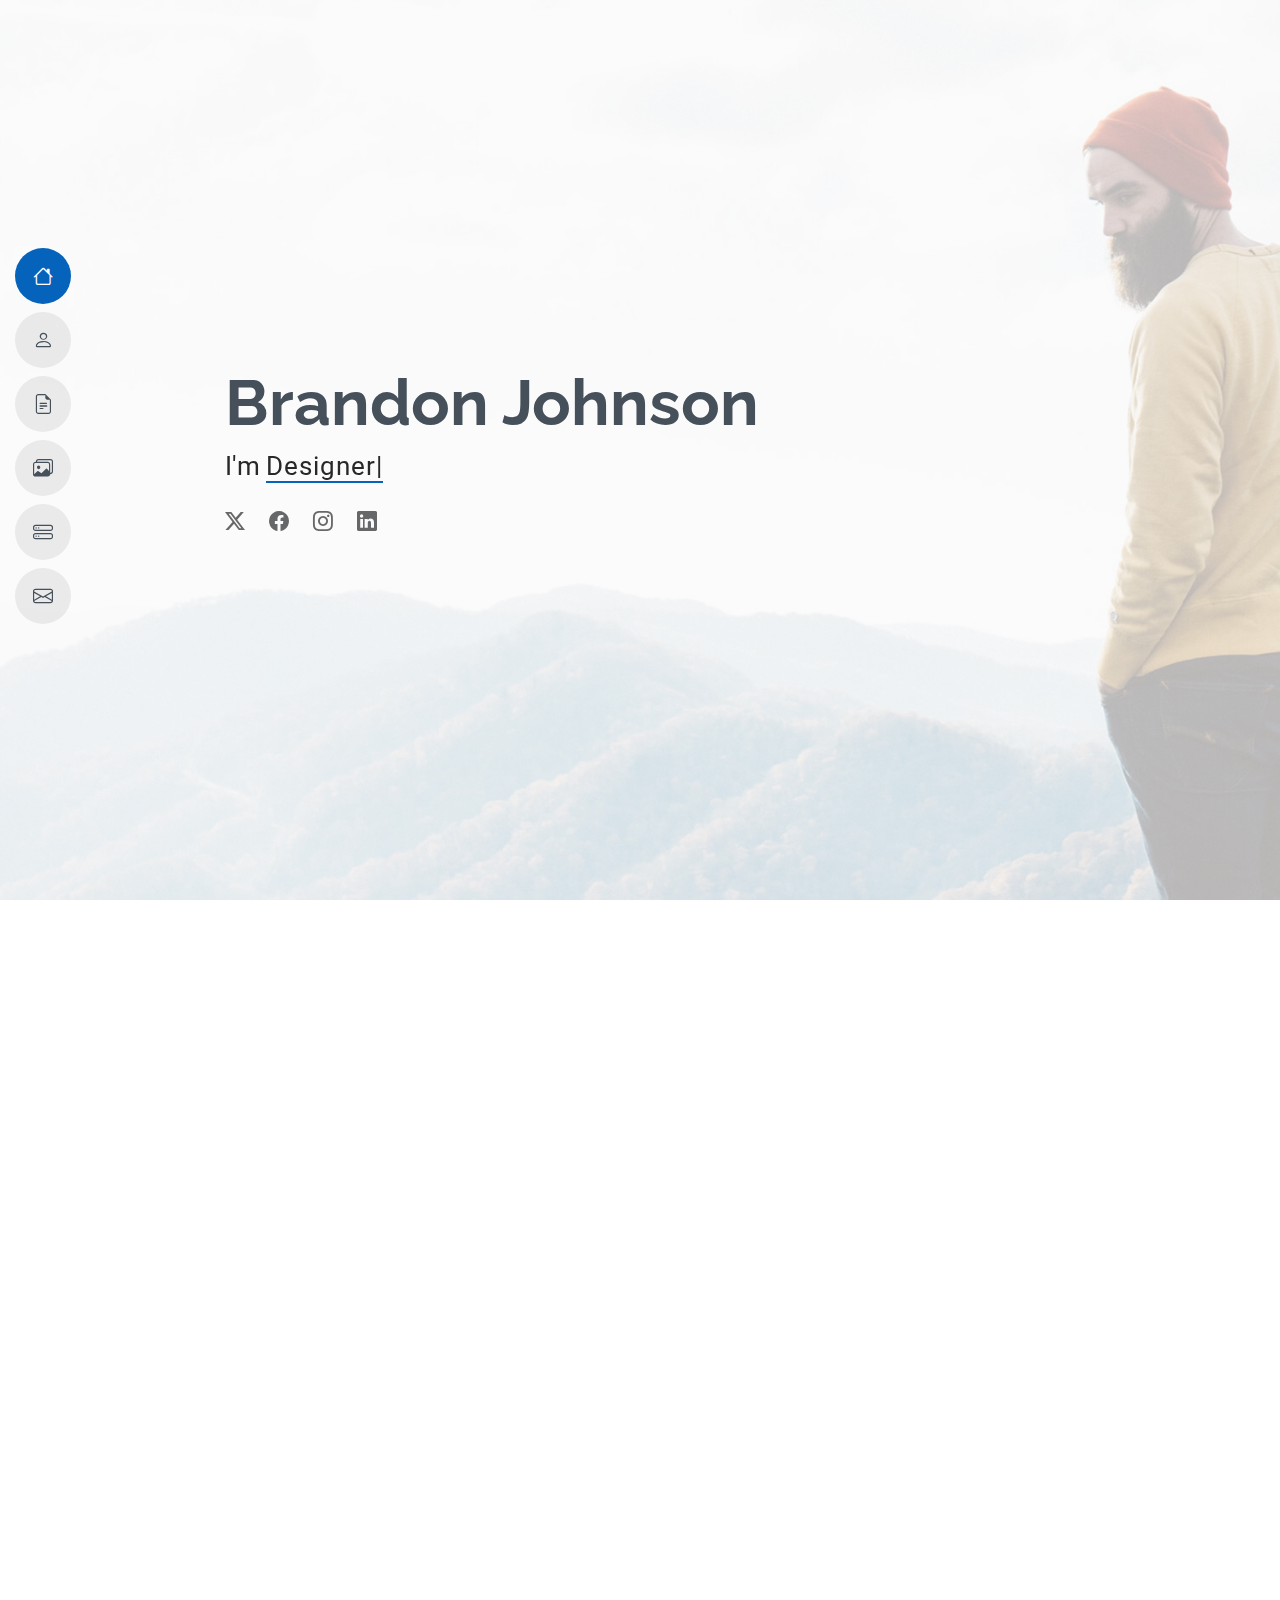
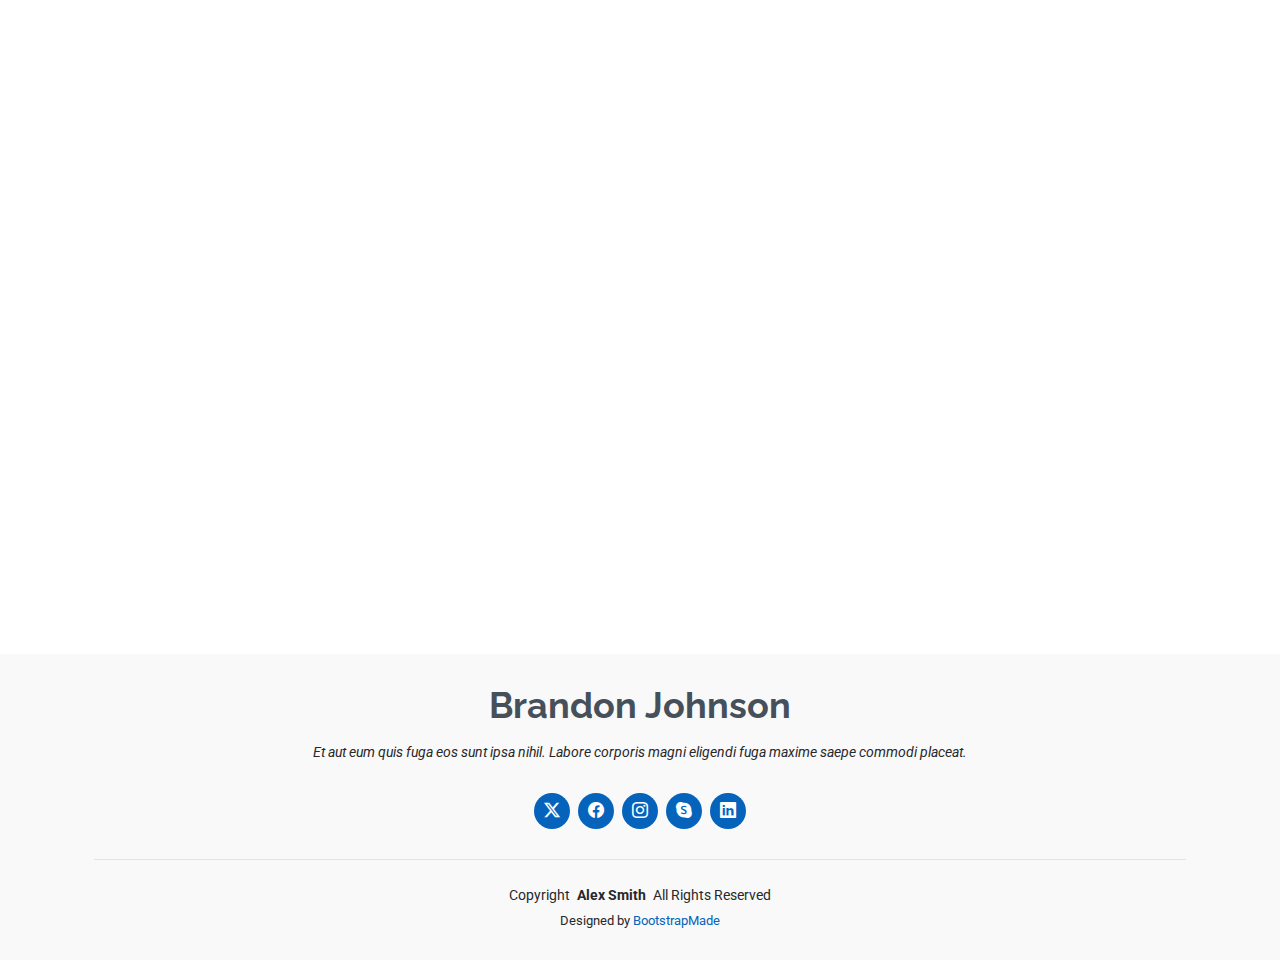
<file: index.html>
<!DOCTYPE html>
<html lang="en">

<head>
  <meta charset="utf-8">
  <meta content="width=device-width, initial-scale=1.0" name="viewport">
  <title>Index - MyResume Bootstrap Template</title>
  <meta content="" name="description">
  <meta content="" name="keywords">

  <!-- Favicons -->
  <link href="assets/img/favicon.png" rel="icon">
  <link href="assets/img/apple-touch-icon.png" rel="apple-touch-icon">

  <!-- Fonts -->
  <link href="https://fonts.googleapis.com" rel="preconnect">
  <link href="https://fonts.gstatic.com" rel="preconnect" crossorigin>
  <link href="https://fonts.googleapis.com/css2?family=Roboto:ital,wght@0,100;0,300;0,400;0,500;0,700;0,900;1,100;1,300;1,400;1,500;1,700;1,900&family=Poppins:ital,wght@0,100;0,200;0,300;0,400;0,500;0,600;0,700;0,800;0,900;1,100;1,200;1,300;1,400;1,500;1,600;1,700;1,800;1,900&family=Raleway:ital,wght@0,100;0,200;0,300;0,400;0,500;0,600;0,700;0,800;0,900;1,100;1,200;1,300;1,400;1,500;1,600;1,700;1,800;1,900&display=swap" rel="stylesheet">

  <!-- Vendor CSS Files -->
  <link href="assets/vendor/bootstrap/css/bootstrap.min.css" rel="stylesheet">
  <link href="assets/vendor/bootstrap-icons/bootstrap-icons.css" rel="stylesheet">
  <link href="assets/vendor/aos/aos.css" rel="stylesheet">
  <link href="assets/vendor/glightbox/css/glightbox.min.css" rel="stylesheet">
  <link href="assets/vendor/swiper/swiper-bundle.min.css" rel="stylesheet">

  <!-- Main CSS File -->
  <link href="assets/css/main.css" rel="stylesheet">

  <!-- =======================================================
  * Template Name: MyResume
  * Template URL: https://bootstrapmade.com/free-html-bootstrap-template-my-resume/
  * Updated: Jun 29 2024 with Bootstrap v5.3.3
  * Author: BootstrapMade.com
  * License: https://bootstrapmade.com/license/
  ======================================================== -->
</head>

<body class="index-page">

  <header id="header" class="header d-flex flex-column justify-content-center">

    <i class="header-toggle d-xl-none bi bi-list"></i>

    <nav id="navmenu" class="navmenu">
      <ul>
        <li><a href="#hero" class="active"><i class="bi bi-house navicon"></i><span>Home</span></a></li>
        <li><a href="#about"><i class="bi bi-person navicon"></i><span>About</span></a></li>
        <li><a href="#resume"><i class="bi bi-file-earmark-text navicon"></i><span>Resume</span></a></li>
        <li><a href="#portfolio"><i class="bi bi-images navicon"></i><span>Portfolio</span></a></li>
        <li><a href="#services"><i class="bi bi-hdd-stack navicon"></i><span>Services</span></a></li>
        <li><a href="#contact"><i class="bi bi-envelope navicon"></i><span>Contact</span></a></li>
      </ul>
    </nav>

  </header>

  <main class="main">

    <!-- Hero Section -->
    <section id="hero" class="hero section light-background">

      <img src="assets/img/hero-bg.jpg" alt="">

      <div class="container" data-aos="zoom-out">
        <div class="row justify-content-center">
          <div class="col-lg-9">
            <h2>Brandon Johnson</h2>
            <p>I'm <span class="typed" data-typed-items="Designer, Developer, Freelancer, Photographer">Designer</span><span class="typed-cursor typed-cursor--blink" aria-hidden="true"></span></p>
            <div class="social-links">
              <a href="#"><i class="bi bi-twitter-x"></i></a>
              <a href="#"><i class="bi bi-facebook"></i></a>
              <a href="#"><i class="bi bi-instagram"></i></a>
              <a href="#"><i class="bi bi-linkedin"></i></a>
            </div>
          </div>
        </div>
      </div>

    </section><!-- /Hero Section -->

    <!-- About Section -->
    <section id="about" class="about section">

      <!-- Section Title -->
      <div class="container section-title" data-aos="fade-up">
        <h2>About</h2>
        <p>Magnam dolores commodi suscipit. Necessitatibus eius consequatur ex aliquid fuga eum quidem. Sit sint consectetur velit. Quisquam quos quisquam cupiditate. Et nemo qui impedit suscipit alias ea. Quia fugiat sit in iste officiis commodi quidem hic quas.</p>
      </div><!-- End Section Title -->

      <div class="container" data-aos="fade-up" data-aos-delay="100">

        <div class="row gy-4 justify-content-center">
          <div class="col-lg-4">
            <img src="assets/img/profile-img.jpg" class="img-fluid" alt="">
          </div>
          <div class="col-lg-8 content">
            <h2>UI/UX Designer &amp; Web Developer.</h2>
            <p class="fst-italic py-3">
              Lorem ipsum dolor sit amet, consectetur adipiscing elit, sed do eiusmod tempor incididunt ut labore et dolore
              magna aliqua.
            </p>
            <div class="row">
              <div class="col-lg-6">
                <ul>
                  <li><i class="bi bi-chevron-right"></i> <strong>Birthday:</strong> <span>1 May 1995</span></li>
                  <li><i class="bi bi-chevron-right"></i> <strong>Website:</strong> <span>www.example.com</span></li>
                  <li><i class="bi bi-chevron-right"></i> <strong>Phone:</strong> <span>+123 456 7890</span></li>
                  <li><i class="bi bi-chevron-right"></i> <strong>City:</strong> <span>New York, USA</span></li>
                </ul>
              </div>
              <div class="col-lg-6">
                <ul>
                  <li><i class="bi bi-chevron-right"></i> <strong>Age:</strong> <span>30</span></li>
                  <li><i class="bi bi-chevron-right"></i> <strong>Degree:</strong> <span>Master</span></li>
                  <li><i class="bi bi-chevron-right"></i> <strong>Email:</strong> <span>email@example.com</span></li>
                  <li><i class="bi bi-chevron-right"></i> <strong>Freelance:</strong> <span>Available</span></li>
                </ul>
              </div>
            </div>
            <p class="py-3">
              Officiis eligendi itaque labore et dolorum mollitia officiis optio vero. Quisquam sunt adipisci omnis et ut. Nulla accusantium dolor incidunt officia tempore. Et eius omnis.
              Cupiditate ut dicta maxime officiis quidem quia. Sed et consectetur qui quia repellendus itaque neque.
            </p>
          </div>
        </div>

      </div>

    </section><!-- /About Section -->

    <!-- Stats Section -->
    <section id="stats" class="stats section">

      <div class="container" data-aos="fade-up" data-aos-delay="100">

        <div class="row gy-4">

          <div class="col-lg-3 col-md-6 d-flex flex-column align-items-center">
            <i class="bi bi-emoji-smile"></i>
            <div class="stats-item">
              <span data-purecounter-start="0" data-purecounter-end="232" data-purecounter-duration="1" class="purecounter"></span>
              <p>Happy Clients</p>
            </div>
          </div><!-- End Stats Item -->

          <div class="col-lg-3 col-md-6 d-flex flex-column align-items-center">
            <i class="bi bi-journal-richtext"></i>
            <div class="stats-item">
              <span data-purecounter-start="0" data-purecounter-end="521" data-purecounter-duration="1" class="purecounter"></span>
              <p>Projects</p>
            </div>
          </div><!-- End Stats Item -->

          <div class="col-lg-3 col-md-6 d-flex flex-column align-items-center">
            <i class="bi bi-headset"></i>
            <div class="stats-item">
              <span data-purecounter-start="0" data-purecounter-end="1463" data-purecounter-duration="1" class="purecounter"></span>
              <p>Hours Of Support</p>
            </div>
          </div><!-- End Stats Item -->

          <div class="col-lg-3 col-md-6 d-flex flex-column align-items-center">
            <i class="bi bi-people"></i>
            <div class="stats-item">
              <span data-purecounter-start="0" data-purecounter-end="15" data-purecounter-duration="1" class="purecounter"></span>
              <p>Hard Workers</p>
            </div>
          </div><!-- End Stats Item -->

        </div>

      </div>

    </section><!-- /Stats Section -->

    <!-- Skills Section -->
    <section id="skills" class="skills section">

      <!-- Section Title -->
      <div class="container section-title" data-aos="fade-up">
        <h2>Skills</h2>
        <p>Necessitatibus eius consequatur ex aliquid fuga eum quidem sint consectetur velit</p>
      </div><!-- End Section Title -->

      <div class="container" data-aos="fade-up" data-aos-delay="100">

        <div class="row skills-content skills-animation">

          <div class="col-lg-6">

            <div class="progress">
              <span class="skill"><span>HTML</span> <i class="val">100%</i></span>
              <div class="progress-bar-wrap">
                <div class="progress-bar" role="progressbar" aria-valuenow="100" aria-valuemin="0" aria-valuemax="100"></div>
              </div>
            </div><!-- End Skills Item -->

            <div class="progress">
              <span class="skill"><span>CSS</span> <i class="val">90%</i></span>
              <div class="progress-bar-wrap">
                <div class="progress-bar" role="progressbar" aria-valuenow="90" aria-valuemin="0" aria-valuemax="100"></div>
              </div>
            </div><!-- End Skills Item -->

            <div class="progress">
              <span class="skill"><span>JavaScript</span> <i class="val">75%</i></span>
              <div class="progress-bar-wrap">
                <div class="progress-bar" role="progressbar" aria-valuenow="75" aria-valuemin="0" aria-valuemax="100"></div>
              </div>
            </div><!-- End Skills Item -->

          </div>

          <div class="col-lg-6">

            <div class="progress">
              <span class="skill"><span>PHP</span> <i class="val">80%</i></span>
              <div class="progress-bar-wrap">
                <div class="progress-bar" role="progressbar" aria-valuenow="80" aria-valuemin="0" aria-valuemax="100"></div>
              </div>
            </div><!-- End Skills Item -->

            <div class="progress">
              <span class="skill"><span>WordPress/CMS</span> <i class="val">90%</i></span>
              <div class="progress-bar-wrap">
                <div class="progress-bar" role="progressbar" aria-valuenow="90" aria-valuemin="0" aria-valuemax="100"></div>
              </div>
            </div><!-- End Skills Item -->

            <div class="progress">
              <span class="skill"><span>Photoshop</span> <i class="val">55%</i></span>
              <div class="progress-bar-wrap">
                <div class="progress-bar" role="progressbar" aria-valuenow="55" aria-valuemin="0" aria-valuemax="100"></div>
              </div>
            </div><!-- End Skills Item -->

          </div>

        </div>

      </div>

    </section><!-- /Skills Section -->

    <!-- Resume Section -->
    <section id="resume" class="resume section">

      <!-- Section Title -->
      <div class="container section-title" data-aos="fade-up">
        <h2>Resume</h2>
        <p>Magnam dolores commodi suscipit. Necessitatibus eius consequatur ex aliquid fuga eum quidem. Sit sint consectetur velit. Quisquam quos quisquam cupiditate. Et nemo qui impedit suscipit alias ea. Quia fugiat sit in iste officiis commodi quidem hic quas.</p>
      </div><!-- End Section Title -->

      <div class="container">

        <div class="row">

          <div class="col-lg-6" data-aos="fade-up" data-aos-delay="100">
            <h3 class="resume-title">Sumary</h3>

            <div class="resume-item pb-0">
              <h4>Brandon Johnson</h4>
              <p><em>Innovative and deadline-driven Graphic Designer with 3+ years of experience designing and developing user-centered digital/print marketing material from initial concept to final, polished deliverable.</em></p>
              <ul>
                <li>Portland par 127,Orlando, FL</li>
                <li>(123) 456-7891</li>
                <li>alice.barkley@example.com</li>
              </ul>
            </div><!-- Edn Resume Item -->

            <h3 class="resume-title">Education</h3>
            <div class="resume-item">
              <h4>Master of Fine Arts &amp; Graphic Design</h4>
              <h5>2015 - 2016</h5>
              <p><em>Rochester Institute of Technology, Rochester, NY</em></p>
              <p>Qui deserunt veniam. Et sed aliquam labore tempore sed quisquam iusto autem sit. Ea vero voluptatum qui ut dignissimos deleniti nerada porti sand markend</p>
            </div><!-- Edn Resume Item -->

            <div class="resume-item">
              <h4>Bachelor of Fine Arts &amp; Graphic Design</h4>
              <h5>2010 - 2014</h5>
              <p><em>Rochester Institute of Technology, Rochester, NY</em></p>
              <p>Quia nobis sequi est occaecati aut. Repudiandae et iusto quae reiciendis et quis Eius vel ratione eius unde vitae rerum voluptates asperiores voluptatem Earum molestiae consequatur neque etlon sader mart dila</p>
            </div><!-- Edn Resume Item -->

          </div>

          <div class="col-lg-6" data-aos="fade-up" data-aos-delay="200">
            <h3 class="resume-title">Professional Experience</h3>
            <div class="resume-item">
              <h4>Senior graphic design specialist</h4>
              <h5>2019 - Present</h5>
              <p><em>Experion, New York, NY </em></p>
              <ul>
                <li>Lead in the design, development, and implementation of the graphic, layout, and production communication materials</li>
                <li>Delegate tasks to the 7 members of the design team and provide counsel on all aspects of the project. </li>
                <li>Supervise the assessment of all graphic materials in order to ensure quality and accuracy of the design</li>
                <li>Oversee the efficient use of production project budgets ranging from $2,000 - $25,000</li>
              </ul>
            </div><!-- Edn Resume Item -->

            <div class="resume-item">
              <h4>Graphic design specialist</h4>
              <h5>2017 - 2018</h5>
              <p><em>Stepping Stone Advertising, New York, NY</em></p>
              <ul>
                <li>Developed numerous marketing programs (logos, brochures,infographics, presentations, and advertisements).</li>
                <li>Managed up to 5 projects or tasks at a given time while under pressure</li>
                <li>Recommended and consulted with clients on the most appropriate graphic design</li>
                <li>Created 4+ design presentations and proposals a month for clients and account managers</li>
              </ul>
            </div><!-- Edn Resume Item -->

          </div>

        </div>

      </div>

    </section><!-- /Resume Section -->

    <!-- Portfolio Section -->
    <section id="portfolio" class="portfolio section">

      <!-- Section Title -->
      <div class="container section-title" data-aos="fade-up">
        <h2>Portfolio</h2>
        <p>Magnam dolores commodi suscipit. Necessitatibus eius consequatur ex aliquid fuga eum quidem. Sit sint consectetur velit. Quisquam quos quisquam cupiditate. Et nemo qui impedit suscipit alias ea. Quia fugiat sit in iste officiis commodi quidem hic quas.</p>
      </div><!-- End Section Title -->

      <div class="container">

        <div class="isotope-layout" data-default-filter="*" data-layout="masonry" data-sort="original-order">

          <ul class="portfolio-filters isotope-filters" data-aos="fade-up" data-aos-delay="100">
            <li data-filter="*" class="filter-active">All</li>
            <li data-filter=".filter-app">App</li>
            <li data-filter=".filter-product">Card</li>
            <li data-filter=".filter-branding">Web</li>
          </ul><!-- End Portfolio Filters -->

          <div class="row gy-4 isotope-container" data-aos="fade-up" data-aos-delay="200">

            <div class="col-lg-4 col-md-6 portfolio-item isotope-item filter-app">
              <img src="assets/img/masonry-portfolio/masonry-portfolio-1.jpg" class="img-fluid" alt="">
              <div class="portfolio-info">
                <h4>App 1</h4>
                <p>Lorem ipsum, dolor sit</p>
                <a href="assets/img/masonry-portfolio/masonry-portfolio-1.jpg" title="App 1" data-gallery="portfolio-gallery-app" class="glightbox preview-link"><i class="bi bi-zoom-in"></i></a>
                <a href="portfolio-details.html" title="More Details" class="details-link"><i class="bi bi-link-45deg"></i></a>
              </div>
            </div><!-- End Portfolio Item -->

            <div class="col-lg-4 col-md-6 portfolio-item isotope-item filter-product">
              <img src="assets/img/masonry-portfolio/masonry-portfolio-2.jpg" class="img-fluid" alt="">
              <div class="portfolio-info">
                <h4>Product 1</h4>
                <p>Lorem ipsum, dolor sit</p>
                <a href="assets/img/masonry-portfolio/masonry-portfolio-2.jpg" title="Product 1" data-gallery="portfolio-gallery-product" class="glightbox preview-link"><i class="bi bi-zoom-in"></i></a>
                <a href="portfolio-details.html" title="More Details" class="details-link"><i class="bi bi-link-45deg"></i></a>
              </div>
            </div><!-- End Portfolio Item -->

            <div class="col-lg-4 col-md-6 portfolio-item isotope-item filter-branding">
              <img src="assets/img/masonry-portfolio/masonry-portfolio-3.jpg" class="img-fluid" alt="">
              <div class="portfolio-info">
                <h4>Branding 1</h4>
                <p>Lorem ipsum, dolor sit</p>
                <a href="assets/img/masonry-portfolio/masonry-portfolio-3.jpg" title="Branding 1" data-gallery="portfolio-gallery-branding" class="glightbox preview-link"><i class="bi bi-zoom-in"></i></a>
                <a href="portfolio-details.html" title="More Details" class="details-link"><i class="bi bi-link-45deg"></i></a>
              </div>
            </div><!-- End Portfolio Item -->

            <div class="col-lg-4 col-md-6 portfolio-item isotope-item filter-app">
              <img src="assets/img/masonry-portfolio/masonry-portfolio-4.jpg" class="img-fluid" alt="">
              <div class="portfolio-info">
                <h4>App 2</h4>
                <p>Lorem ipsum, dolor sit</p>
                <a href="assets/img/masonry-portfolio/masonry-portfolio-4.jpg" title="App 2" data-gallery="portfolio-gallery-app" class="glightbox preview-link"><i class="bi bi-zoom-in"></i></a>
                <a href="portfolio-details.html" title="More Details" class="details-link"><i class="bi bi-link-45deg"></i></a>
              </div>
            </div><!-- End Portfolio Item -->

            <div class="col-lg-4 col-md-6 portfolio-item isotope-item filter-product">
              <img src="assets/img/masonry-portfolio/masonry-portfolio-5.jpg" class="img-fluid" alt="">
              <div class="portfolio-info">
                <h4>Product 2</h4>
                <p>Lorem ipsum, dolor sit</p>
                <a href="assets/img/masonry-portfolio/masonry-portfolio-5.jpg" title="Product 2" data-gallery="portfolio-gallery-product" class="glightbox preview-link"><i class="bi bi-zoom-in"></i></a>
                <a href="portfolio-details.html" title="More Details" class="details-link"><i class="bi bi-link-45deg"></i></a>
              </div>
            </div><!-- End Portfolio Item -->

            <div class="col-lg-4 col-md-6 portfolio-item isotope-item filter-branding">
              <img src="assets/img/masonry-portfolio/masonry-portfolio-6.jpg" class="img-fluid" alt="">
              <div class="portfolio-info">
                <h4>Branding 2</h4>
                <p>Lorem ipsum, dolor sit</p>
                <a href="assets/img/masonry-portfolio/masonry-portfolio-6.jpg" title="Branding 2" data-gallery="portfolio-gallery-branding" class="glightbox preview-link"><i class="bi bi-zoom-in"></i></a>
                <a href="portfolio-details.html" title="More Details" class="details-link"><i class="bi bi-link-45deg"></i></a>
              </div>
            </div><!-- End Portfolio Item -->

            <div class="col-lg-4 col-md-6 portfolio-item isotope-item filter-app">
              <img src="assets/img/masonry-portfolio/masonry-portfolio-7.jpg" class="img-fluid" alt="">
              <div class="portfolio-info">
                <h4>App 3</h4>
                <p>Lorem ipsum, dolor sit</p>
                <a href="assets/img/masonry-portfolio/masonry-portfolio-7.jpg" title="App 3" data-gallery="portfolio-gallery-app" class="glightbox preview-link"><i class="bi bi-zoom-in"></i></a>
                <a href="portfolio-details.html" title="More Details" class="details-link"><i class="bi bi-link-45deg"></i></a>
              </div>
            </div><!-- End Portfolio Item -->

            <div class="col-lg-4 col-md-6 portfolio-item isotope-item filter-product">
              <img src="assets/img/masonry-portfolio/masonry-portfolio-8.jpg" class="img-fluid" alt="">
              <div class="portfolio-info">
                <h4>Product 3</h4>
                <p>Lorem ipsum, dolor sit</p>
                <a href="assets/img/masonry-portfolio/masonry-portfolio-8.jpg" title="Product 3" data-gallery="portfolio-gallery-product" class="glightbox preview-link"><i class="bi bi-zoom-in"></i></a>
                <a href="portfolio-details.html" title="More Details" class="details-link"><i class="bi bi-link-45deg"></i></a>
              </div>
            </div><!-- End Portfolio Item -->

            <div class="col-lg-4 col-md-6 portfolio-item isotope-item filter-branding">
              <img src="assets/img/masonry-portfolio/masonry-portfolio-9.jpg" class="img-fluid" alt="">
              <div class="portfolio-info">
                <h4>Branding 3</h4>
                <p>Lorem ipsum, dolor sit</p>
                <a href="assets/img/masonry-portfolio/masonry-portfolio-9.jpg" title="Branding 2" data-gallery="portfolio-gallery-branding" class="glightbox preview-link"><i class="bi bi-zoom-in"></i></a>
                <a href="portfolio-details.html" title="More Details" class="details-link"><i class="bi bi-link-45deg"></i></a>
              </div>
            </div><!-- End Portfolio Item -->

          </div><!-- End Portfolio Container -->

        </div>

      </div>

    </section><!-- /Portfolio Section -->

    <!-- Services Section -->
    <section id="services" class="services section">

      <!-- Section Title -->
      <div class="container section-title" data-aos="fade-up">
        <h2>Services</h2>
        <p>Magnam dolores commodi suscipit. Necessitatibus eius consequatur ex aliquid fuga eum quidem. Sit sint consectetur velit. Quisquam quos quisquam cupiditate. Et nemo qui impedit suscipit alias ea. Quia fugiat sit in iste officiis commodi quidem hic quas.</p>
      </div><!-- End Section Title -->

      <div class="container">

        <div class="row gy-4">

          <div class="col-lg-4 col-md-6" data-aos="fade-up" data-aos-delay="100">
            <div class="service-item item-cyan position-relative">
              <div class="icon">
                <svg width="100" height="100" viewBox="0 0 600 600" xmlns="http://www.w3.org/2000/svg">
                  <path stroke="none" stroke-width="0" fill="#f5f5f5" d="M300,521.0016835830174C376.1290562159157,517.8887921683347,466.0731472004068,529.7835943286574,510.70327084640275,468.03025145048787C554.3714126377745,407.6079735673963,508.03601936045806,328.9844924480964,491.2728898941984,256.3432110539036C474.5976632858925,184.082847569629,479.9380746630129,96.60480741107993,416.23090153303,58.64404602377083C348.86323505073057,18.502131276798302,261.93793281208167,40.57373210992963,193.5410806939664,78.93577620505333C130.42746243093433,114.334589627462,98.30271207620316,179.96522072025542,76.75703585869454,249.04625023123273C51.97151888228291,328.5150500222984,13.704378332031375,421.85034740162234,66.52175969318436,486.19268352777647C119.04800174914682,550.1803526380478,217.28368757567262,524.383925680826,300,521.0016835830174"></path>
                </svg>
                <i class="bi bi-activity"></i>
              </div>
              <a href="#" class="stretched-link">
                <h3>Nesciunt Mete</h3>
              </a>
              <p>Provident nihil minus qui consequatur non omnis maiores. Eos accusantium minus dolores iure perferendis tempore et consequatur.</p>
            </div>
          </div><!-- End Service Item -->

          <div class="col-lg-4 col-md-6" data-aos="fade-up" data-aos-delay="200">
            <div class="service-item item-orange position-relative">
              <div class="icon">
                <svg width="100" height="100" viewBox="0 0 600 600" xmlns="http://www.w3.org/2000/svg">
                  <path stroke="none" stroke-width="0" fill="#f5f5f5" d="M300,582.0697525312426C382.5290701553225,586.8405444964366,449.9789794690241,525.3245884688669,502.5850820975895,461.55621195738473C556.606425686781,396.0723002908107,615.8543463187945,314.28637112970534,586.6730223649479,234.56875336149918C558.9533121215079,158.8439757836574,454.9685369536778,164.00468322053177,381.49747125262974,130.76875717737553C312.15926192815925,99.40240125094834,248.97055460311594,18.661163978235184,179.8680185752513,50.54337015887873C110.5421016452524,82.52863877960104,119.82277516462835,180.83849132639028,109.12597500060166,256.43424936330496C100.08760227029461,320.3096726198365,92.17705696193138,384.0621239912766,124.79988738764834,439.7174275375508C164.83382741302287,508.01625554203684,220.96474134820875,577.5009287672846,300,582.0697525312426"></path>
                </svg>
                <i class="bi bi-broadcast"></i>
              </div>
              <a href="#" class="stretched-link">
                <h3>Eosle Commodi</h3>
              </a>
              <p>Ut autem aut autem non a. Sint sint sit facilis nam iusto sint. Libero corrupti neque eum hic non ut nesciunt dolorem.</p>
            </div>
          </div><!-- End Service Item -->

          <div class="col-lg-4 col-md-6" data-aos="fade-up" data-aos-delay="300">
            <div class="service-item item-teal position-relative">
              <div class="icon">
                <svg width="100" height="100" viewBox="0 0 600 600" xmlns="http://www.w3.org/2000/svg">
                  <path stroke="none" stroke-width="0" fill="#f5f5f5" d="M300,541.5067337569781C382.14930387511276,545.0595476570109,479.8736841581634,548.3450877840088,526.4010558755058,480.5488172755941C571.5218469581645,414.80211281144784,517.5187510058486,332.0715597781072,496.52539010469104,255.14436215662573C477.37192572678356,184.95920475031193,473.57363656557914,105.61284051026155,413.0603344069578,65.22779650032875C343.27470386102294,18.654635553484475,251.2091493199835,5.337323636656869,175.0934190732945,40.62881213300186C97.87086631185822,76.43348514350839,51.98124368387456,156.15599469081315,36.44837278890362,239.84606092416172C21.716077023791087,319.22268207091537,43.775223500013084,401.1760424656574,96.891909868211,461.97329694683043C147.22146801428983,519.5804099606455,223.5754009179313,538.201503339737,300,541.5067337569781"></path>
                </svg>
                <i class="bi bi-easel"></i>
              </div>
              <a href="#" class="stretched-link">
                <h3>Ledo Markt</h3>
              </a>
              <p>Ut excepturi voluptatem nisi sed. Quidem fuga consequatur. Minus ea aut. Vel qui id voluptas adipisci eos earum corrupti.</p>
            </div>
          </div><!-- End Service Item -->

          <div class="col-lg-4 col-md-6" data-aos="fade-up" data-aos-delay="400">
            <div class="service-item item-red position-relative">
              <div class="icon">
                <svg width="100" height="100" viewBox="0 0 600 600" xmlns="http://www.w3.org/2000/svg">
                  <path stroke="none" stroke-width="0" fill="#f5f5f5" d="M300,503.46388370962813C374.79870501325706,506.71871716319447,464.8034551963731,527.1746412648533,510.4981551193396,467.86667711651364C555.9287308511215,408.9015244558933,512.6030010748507,327.5744911775523,490.211057578863,256.5855673507754C471.097692560561,195.9906835881958,447.69079081568157,138.11976852964426,395.19560036434837,102.3242989838813C329.3053358748298,57.3949838291264,248.02791733380457,8.279543830951368,175.87071277845988,42.242879143198664C103.41431057327972,76.34704239035025,93.79494320519305,170.9812938413882,81.28167332365135,250.07896920659033C70.17666984294237,320.27484674793965,64.84698225790005,396.69656628748305,111.28512138212992,450.4950937839243C156.20124167950087,502.5303643271138,231.32542653798444,500.4755392045468,300,503.46388370962813"></path>
                </svg>
                <i class="bi bi-bounding-box-circles"></i>
              </div>
              <a href="#" class="stretched-link">
                <h3>Asperiores Commodit</h3>
              </a>
              <p>Non et temporibus minus omnis sed dolor esse consequatur. Cupiditate sed error ea fuga sit provident adipisci neque.</p>
              <a href="#" class="stretched-link"></a>
            </div>
          </div><!-- End Service Item -->

          <div class="col-lg-4 col-md-6" data-aos="fade-up" data-aos-delay="500">
            <div class="service-item item-indigo position-relative">
              <div class="icon">
                <svg width="100" height="100" viewBox="0 0 600 600" xmlns="http://www.w3.org/2000/svg">
                  <path stroke="none" stroke-width="0" fill="#f5f5f5" d="M300,532.3542879108572C369.38199826031484,532.3153073249985,429.10787420159085,491.63046689027357,474.5244479745417,439.17860296908856C522.8885846962883,383.3225815378663,569.1668002868075,314.3205725914397,550.7432151929288,242.7694973846089C532.6665558377875,172.5657663291529,456.2379748765914,142.6223662098291,390.3689995646985,112.34683881706744C326.66090330228417,83.06452184765237,258.84405631176094,53.51806209861945,193.32584062364296,78.48882559362697C121.61183558270385,105.82097193414197,62.805066853699245,167.19869350419734,48.57481801355237,242.6138429142374C34.843463184063346,315.3850353017275,76.69343916112496,383.4422959591041,125.22947124332185,439.3748458443577C170.7312796277747,491.8107796887764,230.57421082200815,532.3932930995766,300,532.3542879108572"></path>
                </svg>
                <i class="bi bi-calendar4-week icon"></i>
              </div>
              <a href="#" class="stretched-link">
                <h3>Velit Doloremque</h3>
              </a>
              <p>Cumque et suscipit saepe. Est maiores autem enim facilis ut aut ipsam corporis aut. Sed animi at autem alias eius labore.</p>
              <a href="#" class="stretched-link"></a>
            </div>
          </div><!-- End Service Item -->

          <div class="col-lg-4 col-md-6" data-aos="fade-up" data-aos-delay="600">
            <div class="service-item item-pink position-relative">
              <div class="icon">
                <svg width="100" height="100" viewBox="0 0 600 600" xmlns="http://www.w3.org/2000/svg">
                  <path stroke="none" stroke-width="0" fill="#f5f5f5" d="M300,566.797414625762C385.7384707136149,576.1784315230908,478.7894351017131,552.8928747891023,531.9192734346935,484.94944893311C584.6109503024035,417.5663521118492,582.489472248146,322.67544863468447,553.9536738515405,242.03673114598146C529.1557734026468,171.96086150256528,465.24506316201064,127.66468636344209,395.9583748389544,100.7403814666027C334.2173773831606,76.7482773500951,269.4350130405921,84.62216499799875,207.1952322260088,107.2889140133804C132.92018162631612,134.33871894543012,41.79353780512637,160.00259165414826,22.644507872594943,236.69541883565114C3.319112789854554,314.0945973066697,72.72355303640163,379.243833228382,124.04198916343866,440.3218312028393C172.9286146004772,498.5055451809895,224.45579914871206,558.5317968840102,300,566.797414625762"></path>
                </svg>
                <i class="bi bi-chat-square-text"></i>
              </div>
              <a href="#" class="stretched-link">
                <h3>Dolori Architecto</h3>
              </a>
              <p>Hic molestias ea quibusdam eos. Fugiat enim doloremque aut neque non et debitis iure. Corrupti recusandae ducimus enim.</p>
              <a href="#" class="stretched-link"></a>
            </div>
          </div><!-- End Service Item -->

        </div>

      </div>

    </section><!-- /Services Section -->

    <!-- Testimonials Section -->
    <section id="testimonials" class="testimonials section">

      <!-- Section Title -->
      <div class="container section-title" data-aos="fade-up">
        <h2>Testimonials</h2>
        <p>Necessitatibus eius consequatur ex aliquid fuga eum quidem sint consectetur velit</p>
      </div><!-- End Section Title -->

      <div class="container" data-aos="fade-up" data-aos-delay="100">

        <div class="swiper init-swiper">
          <script type="application/json" class="swiper-config">
            {
              "loop": true,
              "speed": 600,
              "autoplay": {
                "delay": 5000
              },
              "slidesPerView": "auto",
              "pagination": {
                "el": ".swiper-pagination",
                "type": "bullets",
                "clickable": true
              }
            }
          </script>
          <div class="swiper-wrapper">

            <div class="swiper-slide">
              <div class="testimonial-item">
                <div class="row gy-4 justify-content-center">
                  <div class="col-lg-6">
                    <div class="testimonial-content">
                      <p>
                        <i class="bi bi-quote quote-icon-left"></i>
                        <span>Proin iaculis purus consequat sem cure digni ssim donec porttitora entum suscipit rhoncus. Accusantium quam, ultricies eget id, aliquam eget nibh et. Maecen aliquam, risus at semper.</span>
                        <i class="bi bi-quote quote-icon-right"></i>
                      </p>
                      <h3>Saul Goodman</h3>
                      <h4>Ceo &amp; Founder</h4>
                      <div class="stars">
                        <i class="bi bi-star-fill"></i><i class="bi bi-star-fill"></i><i class="bi bi-star-fill"></i><i class="bi bi-star-fill"></i><i class="bi bi-star-fill"></i>
                      </div>
                    </div>
                  </div>
                  <div class="col-lg-2 text-center">
                    <img src="assets/img/testimonials/testimonials-1.jpg" class="img-fluid testimonial-img" alt="">
                  </div>
                </div>
              </div>
            </div><!-- End testimonial item -->

            <div class="swiper-slide">
              <div class="testimonial-item">
                <div class="row gy-4 justify-content-center">
                  <div class="col-lg-6">
                    <div class="testimonial-content">
                      <p>
                        <i class="bi bi-quote quote-icon-left"></i>
                        <span>Export tempor illum tamen malis malis eram quae irure esse labore quem cillum quid cillum eram malis quorum velit fore eram velit sunt aliqua noster fugiat irure amet legam anim culpa.</span>
                        <i class="bi bi-quote quote-icon-right"></i>
                      </p>
                      <h3>Sara Wilsson</h3>
                      <h4>Designer</h4>
                      <div class="stars">
                        <i class="bi bi-star-fill"></i><i class="bi bi-star-fill"></i><i class="bi bi-star-fill"></i><i class="bi bi-star-fill"></i><i class="bi bi-star-fill"></i>
                      </div>
                    </div>
                  </div>
                  <div class="col-lg-2 text-center">
                    <img src="assets/img/testimonials/testimonials-2.jpg" class="img-fluid testimonial-img" alt="">
                  </div>
                </div>
              </div>
            </div><!-- End testimonial item -->

            <div class="swiper-slide">
              <div class="testimonial-item">
                <div class="row gy-4 justify-content-center">
                  <div class="col-lg-6">
                    <div class="testimonial-content">
                      <p>
                        <i class="bi bi-quote quote-icon-left"></i>
                        <span>Enim nisi quem export duis labore cillum quae magna enim sint quorum nulla quem veniam duis minim tempor labore quem eram duis noster aute amet eram fore quis sint minim.</span>
                        <i class="bi bi-quote quote-icon-right"></i>
                      </p>
                      <h3>Jena Karlis</h3>
                      <h4>Store Owner</h4>
                      <div class="stars">
                        <i class="bi bi-star-fill"></i><i class="bi bi-star-fill"></i><i class="bi bi-star-fill"></i><i class="bi bi-star-fill"></i><i class="bi bi-star-fill"></i>
                      </div>
                    </div>
                  </div>
                  <div class="col-lg-2 text-center">
                    <img src="assets/img/testimonials/testimonials-3.jpg" class="img-fluid testimonial-img" alt="">
                  </div>
                </div>
              </div>
            </div><!-- End testimonial item -->

            <div class="swiper-slide">
              <div class="testimonial-item">
                <div class="row gy-4 justify-content-center">
                  <div class="col-lg-6">
                    <div class="testimonial-content">
                      <p>
                        <i class="bi bi-quote quote-icon-left"></i>
                        <span>Fugiat enim eram quae cillum dolore dolor amet nulla culpa multos export minim fugiat minim velit minim dolor enim duis veniam ipsum anim magna sunt elit fore quem dolore labore illum veniam.</span>
                        <i class="bi bi-quote quote-icon-right"></i>
                      </p>
                      <h3>John Larson</h3>
                      <h4>Entrepreneur</h4>
                      <div class="stars">
                        <i class="bi bi-star-fill"></i><i class="bi bi-star-fill"></i><i class="bi bi-star-fill"></i><i class="bi bi-star-fill"></i><i class="bi bi-star-fill"></i>
                      </div>
                    </div>
                  </div>
                  <div class="col-lg-2 text-center">
                    <img src="assets/img/testimonials/testimonials-4.jpg" class="img-fluid testimonial-img" alt="">
                  </div>
                </div>
              </div>
            </div><!-- End testimonial item -->

          </div>
          <div class="swiper-pagination"></div>
        </div>

      </div>

    </section><!-- /Testimonials Section -->

    <!-- Contact Section -->
    <section id="contact" class="contact section">

      <!-- Section Title -->
      <div class="container section-title" data-aos="fade-up">
        <h2>Contact</h2>
        <p>Necessitatibus eius consequatur ex aliquid fuga eum quidem sint consectetur velit</p>
      </div><!-- End Section Title -->

      <div class="container" data-aos="fade" data-aos-delay="100">

        <div class="row gy-4">

          <div class="col-lg-4">
            <div class="info-item d-flex" data-aos="fade-up" data-aos-delay="200">
              <i class="bi bi-geo-alt flex-shrink-0"></i>
              <div>
                <h3>Address</h3>
                <p>A108 Adam Street, New York, NY 535022</p>
              </div>
            </div><!-- End Info Item -->

            <div class="info-item d-flex" data-aos="fade-up" data-aos-delay="300">
              <i class="bi bi-telephone flex-shrink-0"></i>
              <div>
                <h3>Call Us</h3>
                <p>+1 5589 55488 55</p>
              </div>
            </div><!-- End Info Item -->

            <div class="info-item d-flex" data-aos="fade-up" data-aos-delay="400">
              <i class="bi bi-envelope flex-shrink-0"></i>
              <div>
                <h3>Email Us</h3>
                <p>info@example.com</p>
              </div>
            </div><!-- End Info Item -->

          </div>

          <div class="col-lg-8">
            <form action="forms/contact.php" method="post" class="php-email-form" data-aos="fade-up" data-aos-delay="200">
              <div class="row gy-4">

                <div class="col-md-6">
                  <input type="text" name="name" class="form-control" placeholder="Your Name" required="">
                </div>

                <div class="col-md-6 ">
                  <input type="email" class="form-control" name="email" placeholder="Your Email" required="">
                </div>

                <div class="col-md-12">
                  <input type="text" class="form-control" name="subject" placeholder="Subject" required="">
                </div>

                <div class="col-md-12">
                  <textarea class="form-control" name="message" rows="6" placeholder="Message" required=""></textarea>
                </div>

                <div class="col-md-12 text-center">
                  <div class="loading">Loading</div>
                  <div class="error-message"></div>
                  <div class="sent-message">Your message has been sent. Thank you!</div>

                  <button type="submit">Send Message</button>
                </div>

              </div>
            </form>
          </div><!-- End Contact Form -->

        </div>

      </div>

    </section><!-- /Contact Section -->

  </main>

  <footer id="footer" class="footer position-relative light-background">
    <div class="container">
      <h3 class="sitename">Brandon Johnson</h3>
      <p>Et aut eum quis fuga eos sunt ipsa nihil. Labore corporis magni eligendi fuga maxime saepe commodi placeat.</p>
      <div class="social-links d-flex justify-content-center">
        <a href=""><i class="bi bi-twitter-x"></i></a>
        <a href=""><i class="bi bi-facebook"></i></a>
        <a href=""><i class="bi bi-instagram"></i></a>
        <a href=""><i class="bi bi-skype"></i></a>
        <a href=""><i class="bi bi-linkedin"></i></a>
      </div>
      <div class="container">
        <div class="copyright">
          <span>Copyright</span> <strong class="px-1 sitename">Alex Smith</strong> <span>All Rights Reserved</span>
        </div>
        <div class="credits">
          <!-- All the links in the footer should remain intact. -->
          <!-- You can delete the links only if you've purchased the pro version. -->
          <!-- Licensing information: https://bootstrapmade.com/license/ -->
          <!-- Purchase the pro version with working PHP/AJAX contact form: [buy-url] -->
          Designed by <a href="https://bootstrapmade.com/">BootstrapMade</a>
        </div>
      </div>
    </div>
  </footer>

  <!-- Scroll Top -->
  <a href="#" id="scroll-top" class="scroll-top d-flex align-items-center justify-content-center"><i class="bi bi-arrow-up-short"></i></a>

  <!-- Preloader -->
  <div id="preloader"></div>

  <!-- Vendor JS Files -->
  <script src="assets/vendor/bootstrap/js/bootstrap.bundle.min.js"></script>
  <script src="assets/vendor/php-email-form/validate.js"></script>
  <script src="assets/vendor/aos/aos.js"></script>
  <script src="assets/vendor/typed.js/typed.umd.js"></script>
  <script src="assets/vendor/purecounter/purecounter_vanilla.js"></script>
  <script src="assets/vendor/waypoints/noframework.waypoints.js"></script>
  <script src="assets/vendor/glightbox/js/glightbox.min.js"></script>
  <script src="assets/vendor/imagesloaded/imagesloaded.pkgd.min.js"></script>
  <script src="assets/vendor/isotope-layout/isotope.pkgd.min.js"></script>
  <script src="assets/vendor/swiper/swiper-bundle.min.js"></script>

  <!-- Main JS File -->
  <script src="assets/js/main.js"></script>

</body>

</html>
</file>
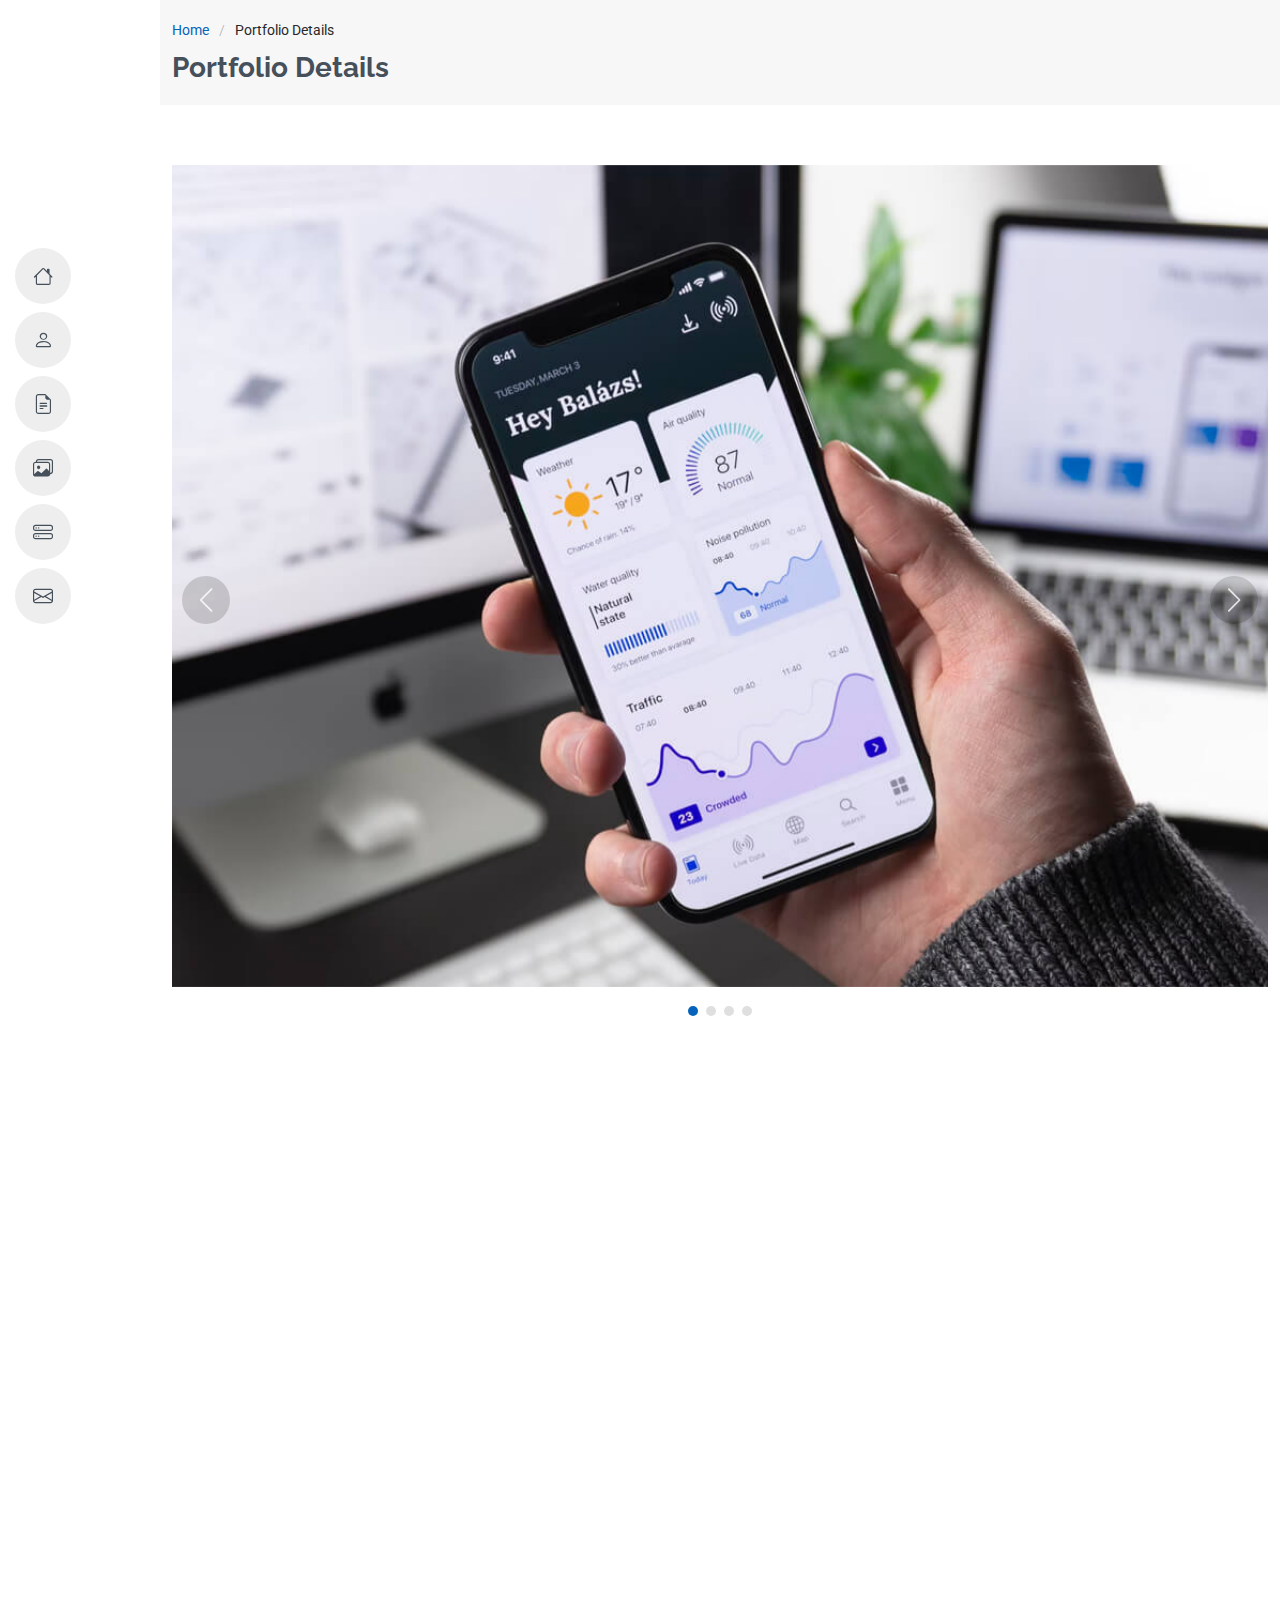
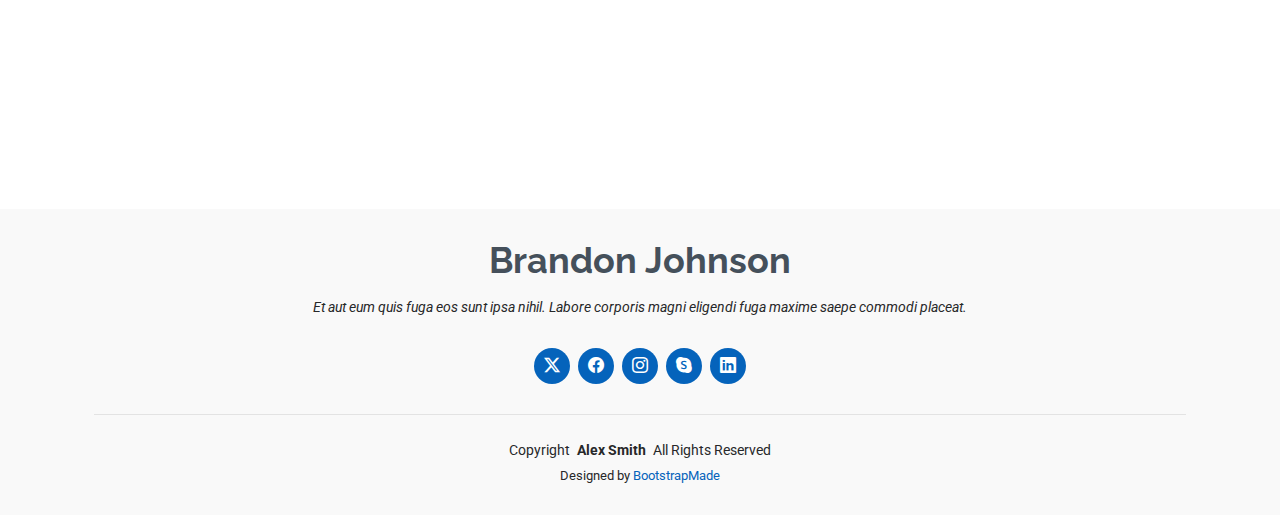
<file: portfolio-details.html>
<!DOCTYPE html>
<html lang="en">

<head>
  <meta charset="utf-8">
  <meta content="width=device-width, initial-scale=1.0" name="viewport">
  <title>Portfolio Details - MyResume Bootstrap Template</title>
  <meta content="" name="description">
  <meta content="" name="keywords">

  <!-- Favicons -->
  <link href="assets/img/favicon.png" rel="icon">
  <link href="assets/img/apple-touch-icon.png" rel="apple-touch-icon">

  <!-- Fonts -->
  <link href="https://fonts.googleapis.com" rel="preconnect">
  <link href="https://fonts.gstatic.com" rel="preconnect" crossorigin>
  <link href="https://fonts.googleapis.com/css2?family=Roboto:ital,wght@0,100;0,300;0,400;0,500;0,700;0,900;1,100;1,300;1,400;1,500;1,700;1,900&family=Poppins:ital,wght@0,100;0,200;0,300;0,400;0,500;0,600;0,700;0,800;0,900;1,100;1,200;1,300;1,400;1,500;1,600;1,700;1,800;1,900&family=Raleway:ital,wght@0,100;0,200;0,300;0,400;0,500;0,600;0,700;0,800;0,900;1,100;1,200;1,300;1,400;1,500;1,600;1,700;1,800;1,900&display=swap" rel="stylesheet">

  <!-- Vendor CSS Files -->
  <link href="assets/vendor/bootstrap/css/bootstrap.min.css" rel="stylesheet">
  <link href="assets/vendor/bootstrap-icons/bootstrap-icons.css" rel="stylesheet">
  <link href="assets/vendor/aos/aos.css" rel="stylesheet">
  <link href="assets/vendor/glightbox/css/glightbox.min.css" rel="stylesheet">
  <link href="assets/vendor/swiper/swiper-bundle.min.css" rel="stylesheet">

  <!-- Main CSS File -->
  <link href="assets/css/main.css" rel="stylesheet">

  <!-- =======================================================
  * Template Name: MyResume
  * Template URL: https://bootstrapmade.com/free-html-bootstrap-template-my-resume/
  * Updated: Jun 29 2024 with Bootstrap v5.3.3
  * Author: BootstrapMade.com
  * License: https://bootstrapmade.com/license/
  ======================================================== -->
</head>

<body class="portfolio-details-page">

  <header id="header" class="header d-flex flex-column justify-content-center">

    <i class="header-toggle d-xl-none bi bi-list"></i>

    <nav id="navmenu" class="navmenu">
      <ul>
        <li><a href="#hero"><i class="bi bi-house navicon"></i><span>Home</span></a></li>
        <li><a href="#about"><i class="bi bi-person navicon"></i><span>About</span></a></li>
        <li><a href="#resume"><i class="bi bi-file-earmark-text navicon"></i><span>Resume</span></a></li>
        <li><a href="#portfolio"><i class="bi bi-images navicon"></i><span>Portfolio</span></a></li>
        <li><a href="#services"><i class="bi bi-hdd-stack navicon"></i><span>Services</span></a></li>
        <li><a href="#contact"><i class="bi bi-envelope navicon"></i><span>Contact</span></a></li>
      </ul>
    </nav>

  </header>

  <main class="main">

    <!-- Page Title -->
    <div class="page-title" data-aos="fade">
      <div class="container">
        <nav class="breadcrumbs">
          <ol>
            <li><a href="index.html">Home</a></li>
            <li class="current">Portfolio Details</li>
          </ol>
        </nav>
        <h1>Portfolio Details</h1>
      </div>
    </div><!-- End Page Title -->

    <!-- Portfolio Details Section -->
    <section id="portfolio-details" class="portfolio-details section">

      <div class="container" data-aos="fade-up">

        <div class="portfolio-details-slider swiper init-swiper">
          <script type="application/json" class="swiper-config">
            {
              "loop": true,
              "speed": 600,
              "autoplay": {
                "delay": 5000
              },
              "slidesPerView": "auto",
              "navigation": {
                "nextEl": ".swiper-button-next",
                "prevEl": ".swiper-button-prev"
              },
              "pagination": {
                "el": ".swiper-pagination",
                "type": "bullets",
                "clickable": true
              }
            }
          </script>
          <div class="swiper-wrapper align-items-center">

            <div class="swiper-slide">
              <img src="assets/img/portfolio/app-1.jpg" alt="">
            </div>

            <div class="swiper-slide">
              <img src="assets/img/portfolio/product-1.jpg" alt="">
            </div>

            <div class="swiper-slide">
              <img src="assets/img/portfolio/branding-1.jpg" alt="">
            </div>

            <div class="swiper-slide">
              <img src="assets/img/portfolio/books-1.jpg" alt="">
            </div>

          </div>
          <div class="swiper-button-prev"></div>
          <div class="swiper-button-next"></div>
          <div class="swiper-pagination"></div>
        </div>

        <div class="row justify-content-between gy-4 mt-4">

          <div class="col-lg-8" data-aos="fade-up">
            <div class="portfolio-description">
              <h2>This is an example of portfolio details</h2>
              <p>
                Autem ipsum nam porro corporis rerum. Quis eos dolorem eos itaque inventore commodi labore quia quia. Exercitationem repudiandae officiis neque suscipit non officia eaque itaque enim. Voluptatem officia accusantium nesciunt est omnis tempora consectetur dignissimos. Sequi nulla at esse enim cum deserunt eius.
              </p>
              <p>
                Amet consequatur qui dolore veniam voluptatem voluptatem sit. Non aspernatur atque natus ut cum nam et. Praesentium error dolores rerum minus sequi quia veritatis eum. Eos et doloribus doloremque nesciunt molestiae laboriosam.
              </p>

              <div class="testimonial-item">
                <p>
                  <i class="bi bi-quote quote-icon-left"></i>
                  <span>Export tempor illum tamen malis malis eram quae irure esse labore quem cillum quid cillum eram malis quorum velit fore eram velit sunt aliqua noster fugiat irure amet legam anim culpa.</span>
                  <i class="bi bi-quote quote-icon-right"></i>
                </p>
                <div>
                  <img src="assets/img/testimonials/testimonials-2.jpg" class="testimonial-img" alt="">
                  <h3>Sara Wilsson</h3>
                  <h4>Designer</h4>
                </div>
              </div>

              <p>
                Impedit ipsum quae et aliquid doloribus et voluptatem quasi. Perspiciatis occaecati earum et magnam animi. Quibusdam non qui ea vitae suscipit vitae sunt. Repudiandae incidunt cumque minus deserunt assumenda tempore. Delectus voluptas necessitatibus est.
              </p>

              <p>
                Sunt voluptatum sapiente facilis quo odio aut ipsum repellat debitis. Molestiae et autem libero. Explicabo et quod necessitatibus similique quis dolor eum. Numquam eaque praesentium rem et qui nesciunt.
              </p>

            </div>
          </div>

          <div class="col-lg-3" data-aos="fade-up" data-aos-delay="100">
            <div class="portfolio-info">
              <h3>Project information</h3>
              <ul>
                <li><strong>Category</strong> Web design</li>
                <li><strong>Client</strong> ASU Company</li>
                <li><strong>Project date</strong> 01 March, 2020</li>
                <li><strong>Project URL</strong> <a href="#">www.example.com</a></li>
                <li><a href="#" class="btn-visit align-self-start">Visit Website</a></li>
              </ul>
            </div>
          </div>

        </div>

      </div>

    </section><!-- /Portfolio Details Section -->

  </main>

  <footer id="footer" class="footer position-relative light-background">
    <div class="container">
      <h3 class="sitename">Brandon Johnson</h3>
      <p>Et aut eum quis fuga eos sunt ipsa nihil. Labore corporis magni eligendi fuga maxime saepe commodi placeat.</p>
      <div class="social-links d-flex justify-content-center">
        <a href=""><i class="bi bi-twitter-x"></i></a>
        <a href=""><i class="bi bi-facebook"></i></a>
        <a href=""><i class="bi bi-instagram"></i></a>
        <a href=""><i class="bi bi-skype"></i></a>
        <a href=""><i class="bi bi-linkedin"></i></a>
      </div>
      <div class="container">
        <div class="copyright">
          <span>Copyright</span> <strong class="px-1 sitename">Alex Smith</strong> <span>All Rights Reserved</span>
        </div>
        <div class="credits">
          <!-- All the links in the footer should remain intact. -->
          <!-- You can delete the links only if you've purchased the pro version. -->
          <!-- Licensing information: https://bootstrapmade.com/license/ -->
          <!-- Purchase the pro version with working PHP/AJAX contact form: [buy-url] -->
          Designed by <a href="https://bootstrapmade.com/">BootstrapMade</a>
        </div>
      </div>
    </div>
  </footer>

  <!-- Scroll Top -->
  <a href="#" id="scroll-top" class="scroll-top d-flex align-items-center justify-content-center"><i class="bi bi-arrow-up-short"></i></a>

  <!-- Preloader -->
  <div id="preloader"></div>

  <!-- Vendor JS Files -->
  <script src="assets/vendor/bootstrap/js/bootstrap.bundle.min.js"></script>
  <script src="assets/vendor/php-email-form/validate.js"></script>
  <script src="assets/vendor/aos/aos.js"></script>
  <script src="assets/vendor/typed.js/typed.umd.js"></script>
  <script src="assets/vendor/purecounter/purecounter_vanilla.js"></script>
  <script src="assets/vendor/waypoints/noframework.waypoints.js"></script>
  <script src="assets/vendor/glightbox/js/glightbox.min.js"></script>
  <script src="assets/vendor/imagesloaded/imagesloaded.pkgd.min.js"></script>
  <script src="assets/vendor/isotope-layout/isotope.pkgd.min.js"></script>
  <script src="assets/vendor/swiper/swiper-bundle.min.js"></script>

  <!-- Main JS File -->
  <script src="assets/js/main.js"></script>

</body>

</html>
</file>
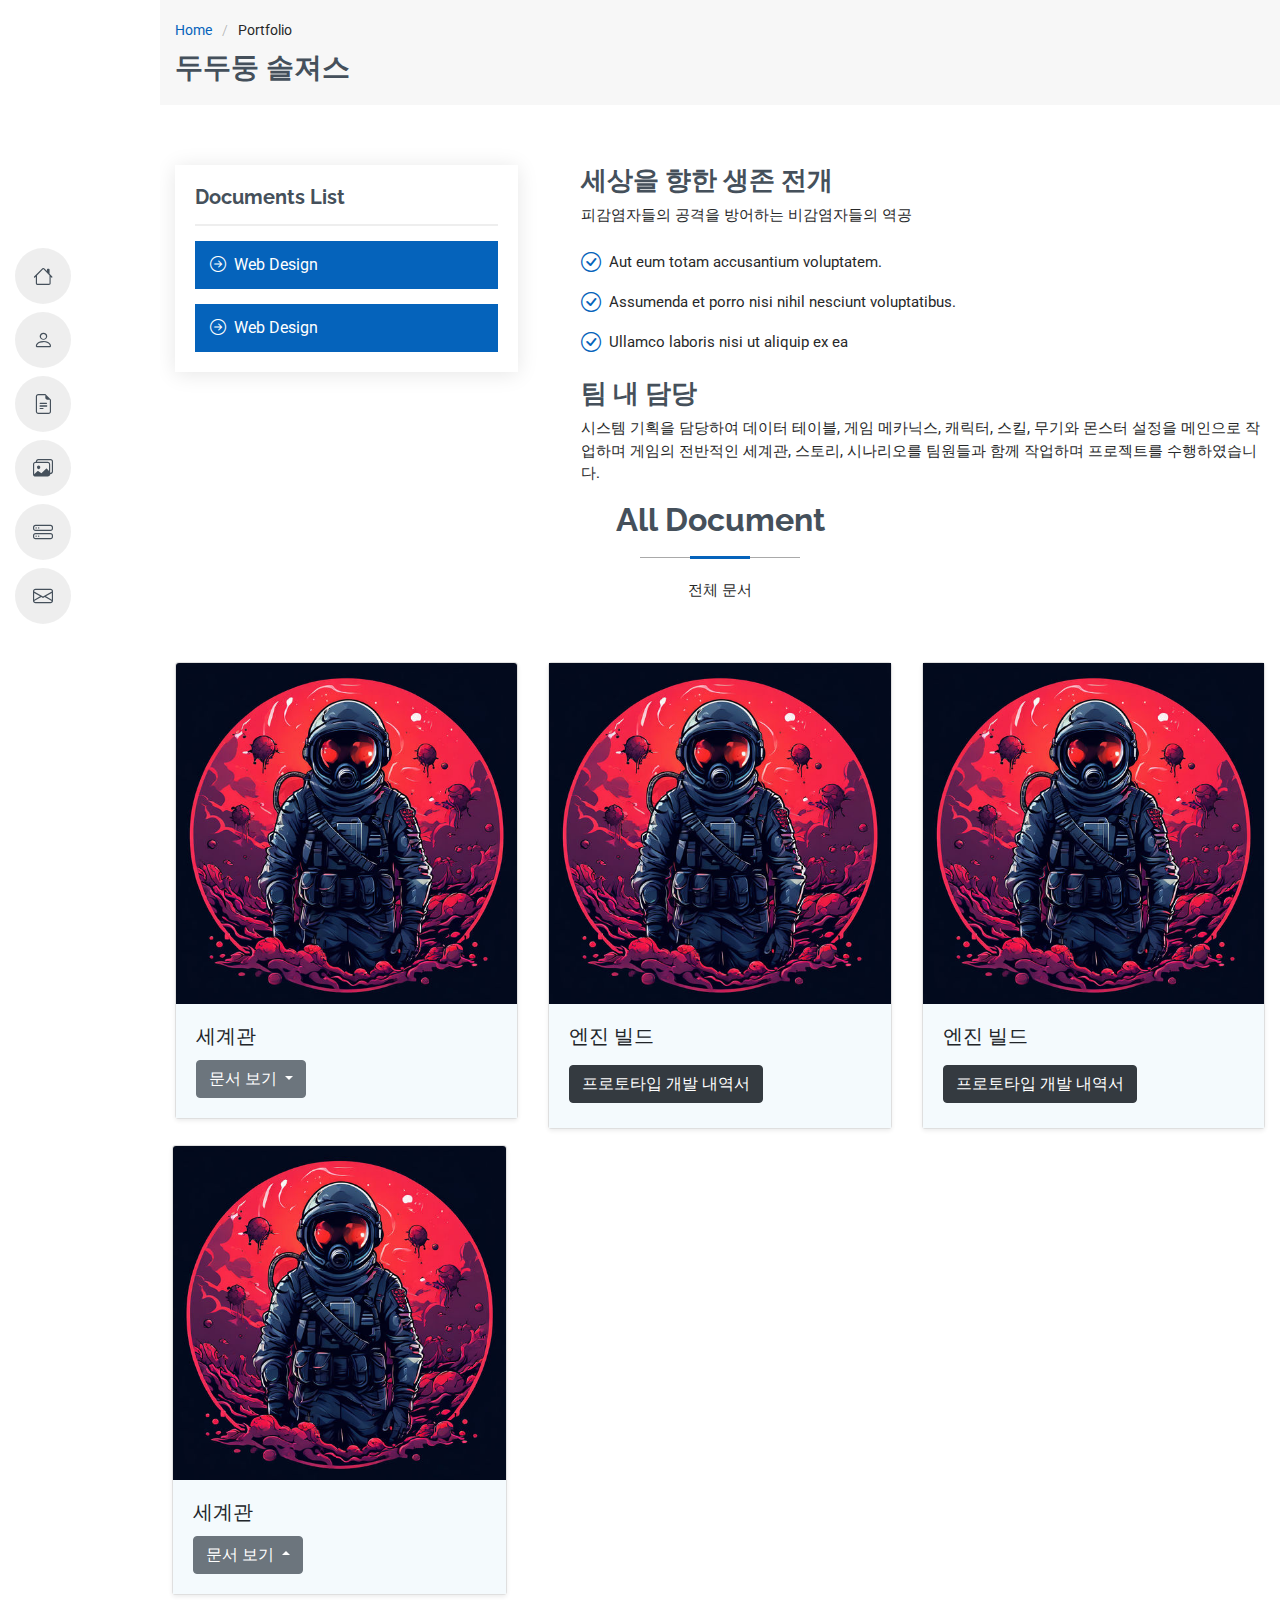
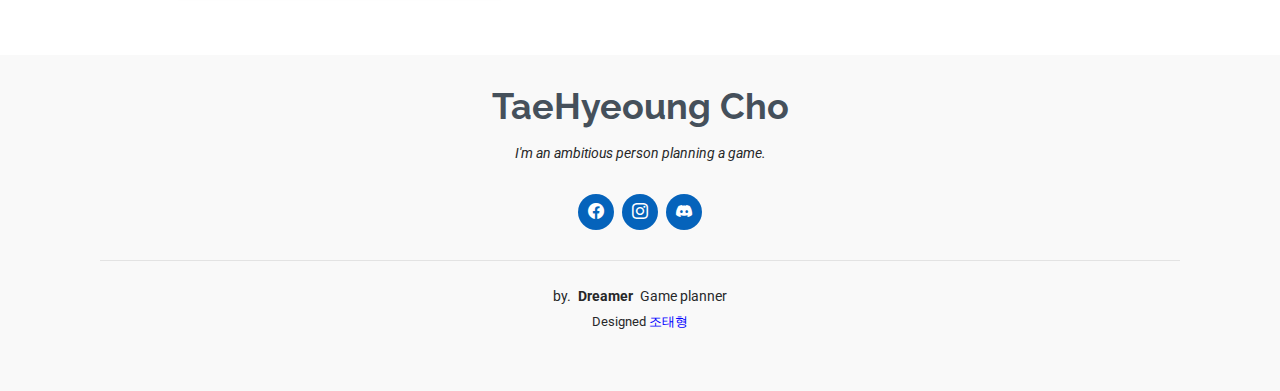
<file: service-details.html>
<!DOCTYPE html>
<html lang="en">

<head>
  <meta charset="utf-8">
  <meta content="width=device-width, initial-scale=1.0" name="viewport">
  <title>Service Details - MyResume Bootstrap Template</title>
  <meta content="" name="description">
  <meta content="" name="keywords">
    <meta charset="UTF-8">
    <meta name="viewport" content="width=device-width, initial-scale=1.0">

  <!-- Favicons -->
  <link href="assets/img/favicon.png" rel="icon">
  <link href="assets/img/apple-touch-icon.png" rel="apple-touch-icon">

  <!-- Fonts -->
  <link href="https://fonts.googleapis.com" rel="preconnect">
  <link href="https://fonts.gstatic.com" rel="preconnect" crossorigin>
  <link href="https://fonts.googleapis.com/css2?family=Roboto:ital,wght@0,100;0,300;0,400;0,500;0,700;0,900;1,100;1,300;1,400;1,500;1,700;1,900&family=Poppins:ital,wght@0,100;0,200;0,300;0,400;0,500;0,600;0,700;0,800;0,900;1,100;1,200;1,300;1,400;1,500;1,600;1,700;1,800;1,900&family=Raleway:ital,wght@0,100;0,200;0,300;0,400;0,500;0,600;0,700;0,800;0,900;1,100;1,200;1,300;1,400;1,500;1,600;1,700;1,800;1,900&display=swap" rel="stylesheet">

  <!-- Vendor CSS Files -->
  <link href="assets/vendor/bootstrap/css/bootstrap.min.css" rel="stylesheet">
  <link href="assets/vendor/bootstrap-icons/bootstrap-icons.css" rel="stylesheet">
  <link href="assets/vendor/aos/aos.css" rel="stylesheet">
  <link href="assets/vendor/glightbox/css/glightbox.min.css" rel="stylesheet">
  <link href="assets/vendor/swiper/swiper-bundle.min.css" rel="stylesheet">
  <link href="https://stackpath.bootstrapcdn.com/bootstrap/4.5.2/css/bootstrap.min.css" rel="stylesheet">

  <!-- Main CSS File -->
  <link href="assets/css/main.css" rel="stylesheet">

  <!-- =======================================================
  * Template Name: MyResume
  * Template URL: https://bootstrapmade.com/free-html-bootstrap-template-my-resume/
  * Updated: Jun 29 2024 with Bootstrap v5.3.3
  * Author: BootstrapMade.com
  * License: https://bootstrapmade.com/license/
  ======================================================== -->
</head>

<body class="service-details-page">

  <header id="header" class="header d-flex flex-column justify-content-center">

    <i class="header-toggle d-xl-none bi bi-list"></i>

    <nav id="navmenu" class="navmenu">
      <ul>
        <li><a href="#hero"><i class="bi bi-house navicon"></i><span>Home</span></a></li>
        <li><a href="#about"><i class="bi bi-person navicon"></i><span>About</span></a></li>
        <li><a href="#resume"><i class="bi bi-file-earmark-text navicon"></i><span>Resume</span></a></li>
        <li><a href="#portfolio"><i class="bi bi-images navicon"></i><span>Portfolio</span></a></li>
        <li><a href="#services"><i class="bi bi-hdd-stack navicon"></i><span>Services</span></a></li>
        <li><a href="#contact"><i class="bi bi-envelope navicon"></i><span>Contact</span></a></li>
      </ul>
    </nav>

  </header>

  <main class="main">

    <!-- Page Title -->
    <div class="page-title" data-aos="fade">
      <div class="container">
        <nav class="breadcrumbs">
          <ol>
            <li><a href="index.html">Home</a></li>
            <li class="current">Portfolio</li>
          </ol>
        </nav>
        <h1>두두둥 솔져스</h1>
      </div>
    </div><!-- End Page Title -->

    <!-- Service Details Section -->
    <section id="service-details" class="service-details section">

      <div class="container">

        <div class="row gy-5">

          <div class="col-lg-4" data-aos="fade-up" data-aos-delay="100">

            <div class="service-box">
              <h4>Documents List</h4>
              <div class="services-list">
                <a href="/contents/다이노트레져/다이노트레져 게임소개서.pdf" class="active"><i class="bi bi-arrow-right-circle"></i><span>Web Design</span></a>
                <a href="/contents/두두둥솔져스/두두둥 솔져스 시나리오.pdf" class="active"><i class="bi bi-arrow-right-circle"></i><span>Web Design</span></a>
              </div>
            </div><!-- End Services List -->




          </div>

          <div class="col-lg-8 ps-lg-5" data-aos="fade-up" data-aos-delay="200">
            <h3>세상을 향한 생존 전개</h3>
            <p>
              피감염자들의 공격을 방어하는 비감염자들의 역공
            </p>
            <ul>
              <li><i class="bi bi-check-circle"></i> <span>Aut eum totam accusantium voluptatem.</span></li>
              <li><i class="bi bi-check-circle"></i> <span>Assumenda et porro nisi nihil nesciunt voluptatibus.</span></li>
              <li><i class="bi bi-check-circle"></i> <span>Ullamco laboris nisi ut aliquip ex ea</span></li>
            </ul>
            <h3>팀 내 담당</h3>
            <p>
              시스템 기획을 담당하여 데이터 테이블, 게임 메카닉스, 캐릭터, 스킬, 무기와 몬스터 설정을 메인으로 작업하며 게임의 전반적인 세계관, 스토리, 시나리오를 팀원들과 함께 작업하며 프로젝트를 수행하였습니다.
            </p>
            <p>
              
            </p>
          </div>

          <div class="container section-title" data-aos="fade-up">
            <h2>All Document</h2>
            <p>전체 문서</p>
          </div>

        </div>
        <div class="row gy-2">
          <div class="col-lg-4">
            <div class="card shadow-sm" width="100%">
              <img src="/images/ddss1.jpeg" class="card-img-top" alt="GDD" >
              <div class="card-body" style="background-color: #f4fafd;">
                <h5 class="card-title">세계관</h5>
                <div class="dropdown">
                  <button class="btn btn-secondary dropdown-toggle" type="button" id="dropdownMenuButton" data-bs-toggle="dropdown" aria-expanded="false">
                    문서 보기
                  </button>
                  <div class="dropdown-menu" aria-labelledby="dropdownMenuButton" style="max-height: 150px; overflow-y: auto;">
                    <a class="dropdown-item" href="/contents/두두둥솔져스/두두둥 솔져스 시나리오.pdf">메뉴 항목 1</a>
                    <a class="dropdown-item" href="/contents/두두둥솔져스/두두둥 솔져스 와이어 프레임.pdf">메뉴 항목 2</a>
                    <a class="dropdown-item" href="/contents/두두둥솔져스/두두둥 솔져스 와이어 프레임.pdf">메뉴 항목 3</a>
                    <a class="dropdown-item" href="/contents/두두둥솔져스/두두둥 솔져스 와이어 프레임.pdf">메뉴 항목 4</a>
                    <a class="dropdown-item" href="/contents/두두둥솔져스/두두둥 솔져스 와이어 프레임.pdf">메뉴 항목 4</a>
                    <a class="dropdown-item" href="/contents/두두둥솔져스/두두둥 솔져스 와이어 프레임.pdf">메뉴 항목 4</a>
                    <a class="dropdown-item" href="/contents/두두둥솔져스/두두둥 솔져스 와이어 프레임.pdf">메뉴 항목 4</a>
                  </div>
                </div>
              </div>
            </div>
          </div>

          <div class="col-lg-4">
            <div class="card shadow-sm" width="100%">
              <img src="/images/ddss1.jpeg" class="card-img-top;" alt="GDD"> 
              <div class="card-body" style="background-color: #f4fafd;">
                <h5 class="card-title">엔진 빌드</h5>
                <a href="/pages/BTP/BTP_프로토타입개발내역서.html" class="btn btn-dark" style="margin: 5px auto;" target="_blank">프로토타입 개발 내역서</a>
              </div>
            </div>
          </div>
          <div class="col-lg-4">
            <div class="card shadow-sm" width="100%">
              <img src="/images/ddss1.jpeg" class="card-img-top;" alt="GDD"> 
              <div class="card-body" style="background-color: #f4fafd;">
                <h5 class="card-title">엔진 빌드</h5>
                <a href="/pages/BTP/BTP_프로토타입개발내역서.html" class="btn btn-dark" style="margin: 5px auto;" target="_blank">프로토타입 개발 내역서</a>
              </div>
            </div>
          </div>

          <div class="row gy-2">
            <div class="col-lg-4">
              <div class="card shadow-sm" width="100%">
                <img src="/images/ddss1.jpeg" class="card-img-top" alt="GDD" >
                <div class="card-body" style="background-color: #f4fafd;">
                  <h5 class="card-title">세계관</h5>
                  <div class="dropup">
                    <button class="btn btn-secondary dropdown-toggle" type="button" id="dropdownMenuButton" data-bs-toggle="dropdown" aria-expanded="false">
                      문서 보기
                    </button>
                    <div class="dropdown-menu" aria-labelledby="dropdownMenuButton">
                      <a class="dropdown-item" href="/contents/두두둥솔져스/두두둥 솔져스 시나리오.pdf">메뉴 항목 1</a>
                      <a class="dropdown-item" href="/contents/두두둥솔져스/두두둥 솔져스 와이어 프레임.pdf">메뉴 항목 2</a>
                      <a class="dropdown-item" href="/contents/두두둥솔져스/두두둥 솔져스 와이어 프레임.pdf">메뉴 항목 3</a>
                      <a class="dropdown-item" href="/contents/두두둥솔져스/두두둥 솔져스 와이어 프레임.pdf">메뉴 항목 4</a>
                    </div>
                  </div>
                </div>
              </div>
            </div>
    </section><!-- /Service Details Section -->

  </main>

  <footer id="footer" class="footer position-relative light-background">
    <div class="container">
      <h3 class="sitename">TaeHyeoung Cho</h3>
      <p>I'm an ambitious person planning a game.</p>
      <div class="social-links d-flex justify-content-center">
        <a href=""><i class="bi bi-facebook"></i></a>
        <a href=""><i class="bi bi-instagram"></i></a>
        <a href=""><i class="bi bi-discord"></i></a>
      </div>
      <div class="container">
        <div class="copyright">
          <span>by.</span> <strong class="px-1 sitename">Dreamer</strong> <span>Game planner</span>
        </div>
        <div class="credits">
          <!-- All the links in the footer should remain intact. -->
          <!-- You can delete the links only if you've purchased the pro version. -->
          <!-- Licensing information: https://bootstrapmade.com/license/ -->
          <!-- Purchase the pro version with working PHP/AJAX contact form: [buy-url] -->
          Designed <span style="color: blue;">조태형</p>
          </a>
        </div>
      </div>
    </div>
  </footer>

  <!-- Scroll Top -->
  <a href="#" id="scroll-top" class="scroll-top d-flex align-items-center justify-content-center"><i class="bi bi-arrow-up-short"></i></a>

  <!-- Preloader -->
  <div id="preloader"></div>

  <!-- Vendor JS Files -->
  <script src="assets/vendor/bootstrap/js/bootstrap.bundle.min.js"></script>
  <script src="assets/vendor/php-email-form/validate.js"></script>
  <script src="assets/vendor/aos/aos.js"></script>
  <script src="assets/vendor/typed.js/typed.umd.js"></script>
  <script src="assets/vendor/purecounter/purecounter_vanilla.js"></script>
  <script src="assets/vendor/waypoints/noframework.waypoints.js"></script>
  <script src="assets/vendor/glightbox/js/glightbox.min.js"></script>
  <script src="assets/vendor/imagesloaded/imagesloaded.pkgd.min.js"></script>
  <script src="assets/vendor/isotope-layout/isotope.pkgd.min.js"></script>
  <script src="assets/vendor/swiper/swiper-bundle.min.js"></script>
  <script src="https://code.jquery.com/jquery-3.5.1.slim.min.js"></script>
  <script src="https://cdn.jsdelivr.net/npm/@popperjs/core@2.9.1/dist/umd/popper.min.js"></script>
  <script src="https://stackpath.bootstrapcdn.com/bootstrap/4.5.2/js/bootstrap.min.js"></script>

  <!-- Main JS File -->
  <script src="assets/js/main.js"></script>

</body>

</html>
</file>
<file: starter-page.html>
<!DOCTYPE html>
<html lang="en">

<head>
  <meta charset="utf-8">
  <meta content="width=device-width, initial-scale=1.0" name="viewport">
  <title>Starter Page - HeroBiz Bootstrap Template</title>
  <meta name="description" content="">
  <meta name="keywords" content="">

  <!-- Favicons -->
  <link href="assets/img/favicon.png" rel="icon">
  <link href="assets/img/apple-touch-icon.png" rel="apple-touch-icon">

  <!-- Fonts -->
  <link href="https://fonts.googleapis.com" rel="preconnect">
  <link href="https://fonts.gstatic.com" rel="preconnect" crossorigin>
  <link href="https://fonts.googleapis.com/css2?family=Roboto:ital,wght@0,100;0,300;0,400;0,500;0,700;0,900;1,100;1,300;1,400;1,500;1,700;1,900&family=Poppins:ital,wght@0,100;0,200;0,300;0,400;0,500;0,600;0,700;0,800;0,900;1,100;1,200;1,300;1,400;1,500;1,600;1,700;1,800;1,900&family=Source+Sans+Pro:ital,wght@0,200;0,300;0,400;0,600;0,700;0,900;1,200;1,300;1,400;1,600;1,700;1,900&display=swap" rel="stylesheet">

  <!-- Vendor CSS Files -->
  <link href="assets/vendor/bootstrap/css/bootstrap.min.css" rel="stylesheet">
  <link href="assets/vendor/bootstrap-icons/bootstrap-icons.css" rel="stylesheet">
  <link href="assets/vendor/aos/aos.css" rel="stylesheet">
  <link href="assets/vendor/glightbox/css/glightbox.min.css" rel="stylesheet">
  <link href="assets/vendor/swiper/swiper-bundle.min.css" rel="stylesheet">

  <!-- Main CSS File -->
  <link href="assets/css/main.css" rel="stylesheet">

  <!-- =======================================================
  * Template Name: HeroBiz
  * Template URL: https://bootstrapmade.com/herobiz-bootstrap-business-template/
  * Updated: Aug 07 2024 with Bootstrap v5.3.3
  * Author: BootstrapMade.com
  * License: https://bootstrapmade.com/license/
  ======================================================== -->
</head>

<body class="starter-page-page">

  <header id="header" class="header d-flex align-items-center sticky-top">
    <div class="container-fluid position-relative d-flex align-items-center justify-content-between">

      <a href="index.html" class="logo d-flex align-items-center me-auto me-xl-0">
        <!-- Uncomment the line below if you also wish to use an image logo -->
        <!-- <img src="assets/img/logo.png" alt=""> -->
        <h1 class="sitename">HeroBiz</h1>
        <span>.</span>
      </a>

      <nav id="navmenu" class="navmenu">
        <ul>
          <li><a href="#hero">Home<br></a></li>
          <li><a href="#about">About</a></li>
          <li><a href="#services">Services</a></li>
          <li><a href="#portfolio">Portfolio</a></li>
          <li><a href="#team">Team</a></li>
          <li><a href="blog.html">Blog</a></li>
          <li class="dropdown"><a href="#"><span>Dropdown</span> <i class="bi bi-chevron-down toggle-dropdown"></i></a>
            <ul>
              <li><a href="#">Dropdown 1</a></li>
              <li class="dropdown"><a href="#"><span>Deep Dropdown</span> <i class="bi bi-chevron-down toggle-dropdown"></i></a>
                <ul>
                  <li><a href="#">Deep Dropdown 1</a></li>
                  <li><a href="#">Deep Dropdown 2</a></li>
                  <li><a href="#">Deep Dropdown 3</a></li>
                  <li><a href="#">Deep Dropdown 4</a></li>
                  <li><a href="#">Deep Dropdown 5</a></li>
                </ul>
              </li>
              <li><a href="#">Dropdown 2</a></li>
              <li><a href="#">Dropdown 3</a></li>
              <li><a href="#">Dropdown 4</a></li>
            </ul>
          </li>
          <li><a href="#contact">Contact</a></li>
        </ul>
        <i class="mobile-nav-toggle d-xl-none bi bi-list"></i>
      </nav>

      <a class="btn-getstarted" href="index.html#about">Get Started</a>

    </div>
  </header>

  <main class="main">

    <!-- Page Title -->
    <div class="page-title">
      <div class="container d-lg-flex justify-content-between align-items-center">
        <h1 class="mb-2 mb-lg-0">Starter Page</h1>
        <nav class="breadcrumbs">
          <ol>
            <li><a href="index.html">Home</a></li>
            <li class="current">Starter Page</li>
          </ol>
        </nav>
      </div>
    </div><!-- End Page Title -->

    <!-- Starter Section Section -->
    <section id="starter-section" class="starter-section section">

      <!-- Section Title -->
      <div class="container section-title" data-aos="fade-up">
        <h2>Starter Section</h2>
        <p>Necessitatibus eius consequatur ex aliquid fuga eum quidem sint consectetur velit</p>
      </div><!-- End Section Title -->

      <div class="container" data-aos="fade-up">
        <p>Use this page as a starter for your own custom pages.</p>
      </div>

    </section><!-- /Starter Section Section -->

  </main>

  <footer id="footer" class="footer dark-background">

    <div class="footer-top">
      <div class="container">
        <div class="row gy-4">
          <div class="col-lg-4 col-md-6 footer-about">
            <a href="index.html" class="logo d-flex align-items-center">
              <span class="sitename">HeroBiz</span>
            </a>
            <div class="footer-contact pt-3">
              <p>A108 Adam Street</p>
              <p>New York, NY 535022</p>
              <p class="mt-3"><strong>Phone:</strong> <span>+1 5589 55488 55</span></p>
              <p><strong>Email:</strong> <span>info@example.com</span></p>
            </div>
          </div>

          <div class="col-lg-2 col-md-3 footer-links">
            <h4>Useful Links</h4>
            <ul>
              <li><a href="#">Home</a></li>
              <li><a href="#">About us</a></li>
              <li><a href="#">Services</a></li>
              <li><a href="#">Terms of service</a></li>
              <li><a href="#">Privacy policy</a></li>
            </ul>
          </div>

          <div class="col-lg-2 col-md-3 footer-links">
            <h4>Our Services</h4>
            <ul>
              <li><a href="#">Web Design</a></li>
              <li><a href="#">Web Development</a></li>
              <li><a href="#">Product Management</a></li>
              <li><a href="#">Marketing</a></li>
              <li><a href="#">Graphic Design</a></li>
            </ul>
          </div>

          <div class="col-lg-2 col-md-3 footer-links">
            <h4>Hic solutasetp</h4>
            <ul>
              <li><a href="#">Molestiae accusamus iure</a></li>
              <li><a href="#">Excepturi dignissimos</a></li>
              <li><a href="#">Suscipit distinctio</a></li>
              <li><a href="#">Dilecta</a></li>
              <li><a href="#">Sit quas consectetur</a></li>
            </ul>
          </div>

          <div class="col-lg-2 col-md-3 footer-links">
            <h4>Nobis illum</h4>
            <ul>
              <li><a href="#">Ipsam</a></li>
              <li><a href="#">Laudantium dolorum</a></li>
              <li><a href="#">Dinera</a></li>
              <li><a href="#">Trodelas</a></li>
              <li><a href="#">Flexo</a></li>
            </ul>
          </div>

        </div>
      </div>
    </div>

    <div class="copyright text-center">
      <div class="container d-flex flex-column flex-lg-row justify-content-center justify-content-lg-between align-items-center">

        <div class="d-flex flex-column align-items-center align-items-lg-start">
          <div>
            © Copyright <strong><span>MyWebsite</span></strong>. All Rights Reserved
          </div>
          <div class="credits">
            <!-- All the links in the footer should remain intact. -->
            <!-- You can delete the links only if you purchased the pro version. -->
            <!-- Licensing information: https://bootstrapmade.com/license/ -->
            <!-- Purchase the pro version with working PHP/AJAX contact form: https://bootstrapmade.com/herobiz-bootstrap-business-template/ -->
            Designed by <a href="https://bootstrapmade.com/">BootstrapMade</a>
          </div>
        </div>

        <div class="social-links order-first order-lg-last mb-3 mb-lg-0">
          <a href=""><i class="bi bi-twitter-x"></i></a>
          <a href=""><i class="bi bi-facebook"></i></a>
          <a href=""><i class="bi bi-instagram"></i></a>
          <a href=""><i class="bi bi-linkedin"></i></a>
        </div>

      </div>
    </div>

  </footer>

  <!-- Scroll Top -->
  <a href="#" id="scroll-top" class="scroll-top d-flex align-items-center justify-content-center"><i class="bi bi-arrow-up-short"></i></a>

  <!-- Preloader -->
  <div id="preloader"></div>

  <!-- Vendor JS Files -->
  <script src="assets/vendor/bootstrap/js/bootstrap.bundle.min.js"></script>
  <script src="assets/vendor/php-email-form/validate.js"></script>
  <script src="assets/vendor/aos/aos.js"></script>
  <script src="assets/vendor/glightbox/js/glightbox.min.js"></script>
  <script src="assets/vendor/swiper/swiper-bundle.min.js"></script>
  <script src="assets/vendor/imagesloaded/imagesloaded.pkgd.min.js"></script>
  <script src="assets/vendor/isotope-layout/isotope.pkgd.min.js"></script>

  <!-- Main JS File -->
  <script src="assets/js/main.js"></script>

</body>

</html>
</file>
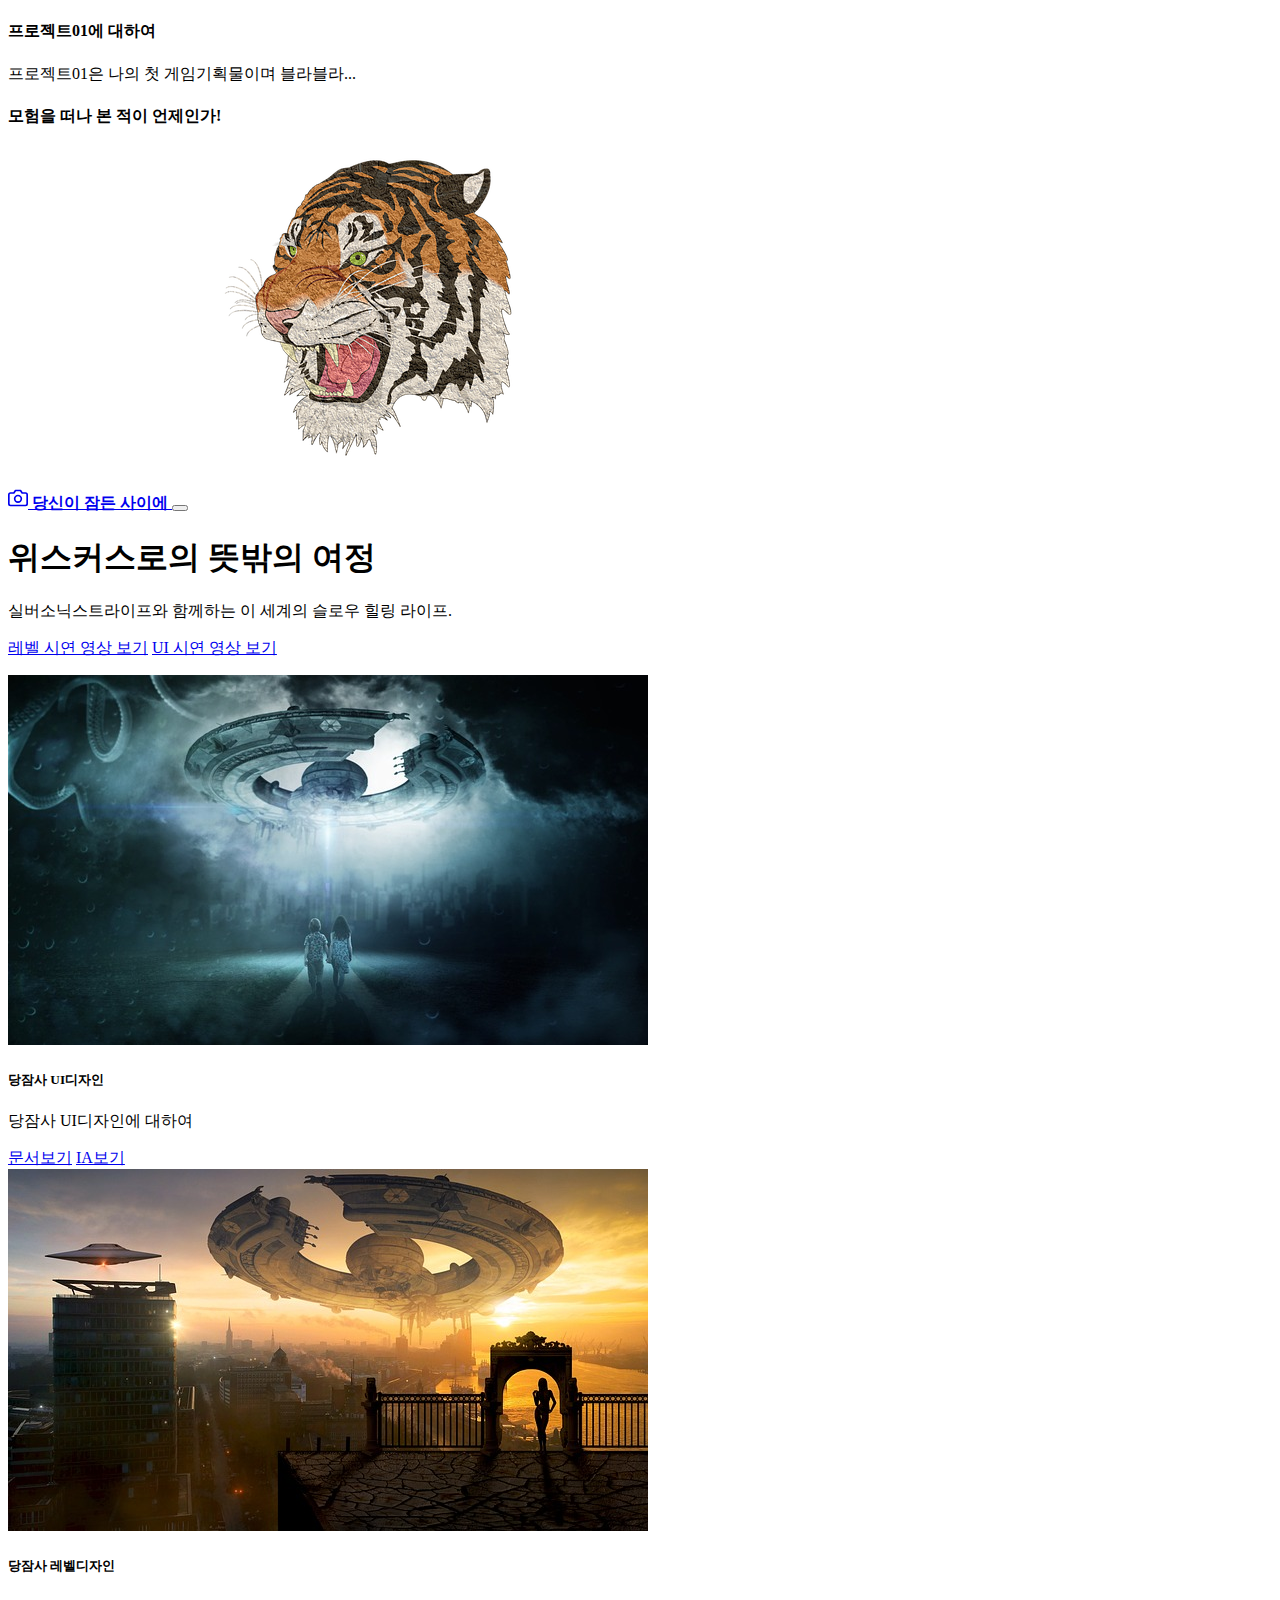
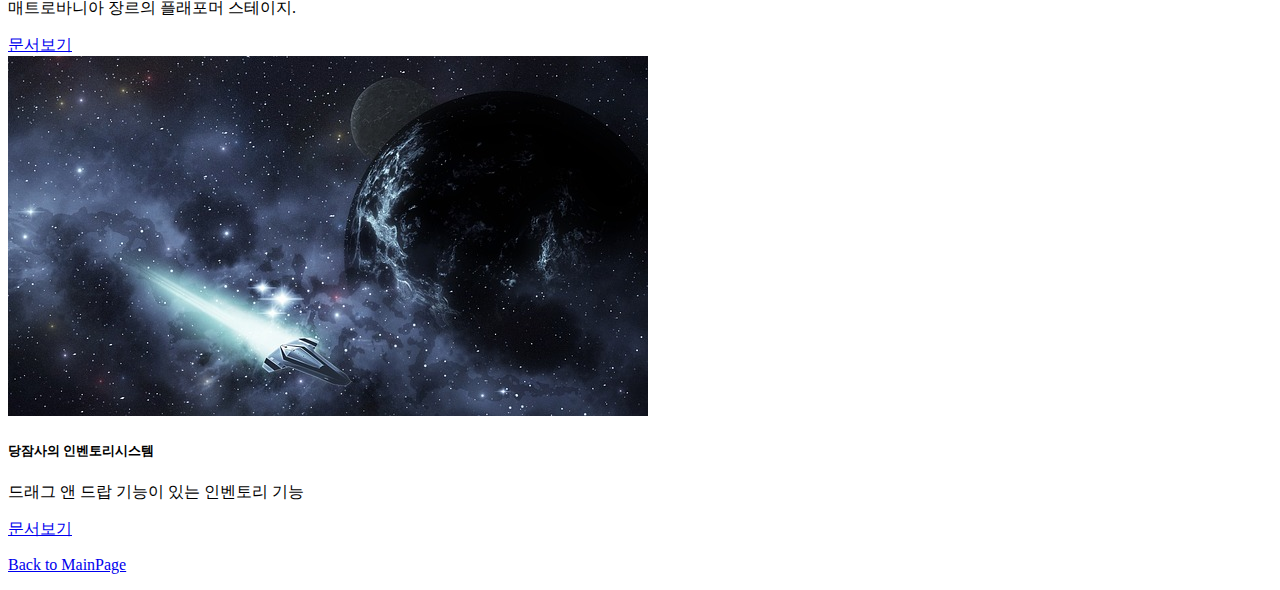
<file: sub01.html>
<!DOCTYPE html>
<html lang="ko">

<head>
  <meta charset="utf-8">
  <meta name="viewport" content="width=device-width, initial-scale=1">
  <meta name="description" content="아나킨의 문서창고">
  <meta name="author" content="YHS">
  <meta name="generator" content="HTML5">
  <title>프로젝트01의 홈</title>
  <meta property="og:type" content="website" />
  <meta property="og:site_name" content="프로젝트01의 홈" />
  <meta property="og:title" content="HOME" />
  <meta property="og:description" content="프로젝트01의 GDD, UXUI디자인, 레벨디자인 기획서 모음." />
  <meta property="og:image" content="./images/name_seo.png" />
  <!-- 아텐츠주소 대신 자신의 웹페이지 주소로 바꾸세요 -->
  <meta property="og:url" content="https://atentsgamedesignsite19.netlify.app" />
  <meta property="twitter:card" content="summary" />
  <meta property="twitter:site" content="프로젝트01의 홈" />
  <meta property="twitter:title" content="HOME" />
  <meta property="twitter:description" content="프로젝트01의 GDD, UXUI디자인, 레벨디자인 기획서 모음." />
  <meta property="twitter:image" content="./images/name_seo.png" />
  <!-- 아텐츠주소 대신 자신의 웹페이지 주소로 바꾸세요 -->
  <meta property="twitter:url" content="https://atentsgamedesignsite19.netlify.app" />
  <link rel="icon" href="/favicon.ico" />
  <link rel="canonical" href="https://getbootstrap.com/docs/5.2/examples/album/">

  <!-- CSS only -->
  <link href="https://cdn.jsdelivr.net/npm/bootstrap@5.2.3/dist/css/bootstrap.min.css" rel="stylesheet"
    integrity="sha384-rbsA2VBKQhggwzxH7pPCaAqO46MgnOM80zW1RWuH61DGLwZJEdK2Kadq2F9CUG65" crossorigin="anonymous">
  <!-- JavaScript Bundle with Popper -->
  <script defer src="https://cdn.jsdelivr.net/npm/bootstrap@5.2.3/dist/js/bootstrap.bundle.min.js"
    integrity="sha384-kenU1KFdBIe4zVF0s0G1M5b4hcpxyD9F7jL+jjXkk+Q2h455rYXK/7HAuoJl+0I4" crossorigin="anonymous">
  </script>


  <style>
    .bd-placeholder-img {
      font-size: 1.125rem;
      text-anchor: middle;
      -webkit-user-select: none;
      -moz-user-select: none;
      user-select: none;
    }

    @media (min-width: 768px) {
      .bd-placeholder-img-lg {
        font-size: 3.5rem;
      }
    }

    .b-example-divider {
      height: 3rem;
      background-color: rgba(0, 0, 0, .1);
      border: solid rgba(0, 0, 0, .15);
      border-width: 1px 0;
      box-shadow: inset 0 .5em 1.5em rgba(0, 0, 0, .1), inset 0 .125em .5em rgba(0, 0, 0, .15);
    }

    .b-example-vr {
      flex-shrink: 0;
      width: 1.5rem;
      height: 100vh;
    }

    .bi {
      vertical-align: -.125em;
      fill: currentColor;
    }

    .nav-scroller {
      position: relative;
      z-index: 2;
      height: 2.75rem;
      overflow-y: hidden;
    }

    .nav-scroller .nav {
      display: flex;
      flex-wrap: nowrap;
      padding-bottom: 1rem;
      margin-top: -1px;
      overflow-x: auto;
      text-align: center;
      white-space: nowrap;
      -webkit-overflow-scrolling: touch;
    }
  </style>
</head>

<body>

  <header>
    <div class="collapse bg-dark" id="navbarHeader">
      <div class="container">
        <div class="row">
          <div class="col-sm-8 col-md-7 py-4">
            <h4 class="text-white">프로젝트01에 대하여</h4>
            <p class="text-muted">프로젝트01은 나의 첫 게임기획물이며 블라블라...</p>
          </div>
          <div class="col-sm-4 offset-md-1 py-4">
            <h4 class="text-white">모험을 떠나 본 적이 언제인가!</h4>
            <ul class="list-unstyled">
              <!-- <li><a href="#" class="text-white">010-7777-0000</a></li>
              <li><a href="#" class="text-white">서울시 강남구 역삼동</a></li>
              <li><a href="#" class="text-white">paranaidl@naver.com</a></li> -->
              <img src="/images/advencher01.png" class="card-img-top" alt="우주선1">
            </ul>
          </div>
        </div>
      </div>
    </div>
    <div class="navbar navbar-dark bg-dark shadow-sm">
      <div class="container">
        <a href="#" class="navbar-brand d-flex align-items-center">
          <svg xmlns="http://www.w3.org/2000/svg" width="20" height="20" fill="none" stroke="currentColor"
            stroke-linecap="round" stroke-linejoin="round" stroke-width="2" aria-hidden="true" class="me-2"
            viewBox="0 0 24 24">
            <path d="M23 19a2 2 0 0 1-2 2H3a2 2 0 0 1-2-2V8a2 2 0 0 1 2-2h4l2-3h6l2 3h4a2 2 0 0 1 2 2z" />
            <circle cx="12" cy="13" r="4" /></svg>
          <strong>당신이 잠든 사이에</strong>
        </a>
        <button class="navbar-toggler" type="button" data-bs-toggle="collapse" data-bs-target="#navbarHeader"
          aria-controls="navbarHeader" aria-expanded="false" aria-label="Toggle navigation">
          <span class="navbar-toggler-icon"></span>
        </button>
      </div>
    </div>
  </header>

  <main>
    <section class="py-5 text-center container">
      <div class="row py-lg-5">
        <div class="col-lg-6 col-md-8 mx-auto">
          <h1 class="fw-light">위스커스로의 뜻밖의 여정</h1>
          <p class="lead text-muted">실버소닉스트라이프와 함께하는 이 세계의 슬로우 힐링 라이프.</p>
          <p>
            <a href="https://www.youtube.com/watch?v=O1Uh6Vl08zg" class="btn btn-success my-2">레벨 시연 영상 보기</a>
            <a href="https://www.youtube.com/watch?v=d69GbPPFHk8" class="btn btn-success my-2">UI 시연 영상 보기</a>
          </p>
        </div>
      </div>
    </section>

    <div class="album py-5 bg-success">
      <div class="container">
        <div class="row row-cols-1 row-cols-sm-2 row-cols-md-3 g-3">
          <div class="col">
            <div class="card shadow-sm" width="100%">
              <img src="/images/spaceship01.jpg" class="card-img-top" alt="우주선1">
              <div class="card-body">
                <h5 class="card-title">당잠사 UI디자인</h5>
                <p class="card-text">당잠사 UI디자인에 대하여</p>
                <a href="/pages/page01.html" class="btn btn-dark">문서보기</a>
                <a href="/pages/page01-1.html" class="btn btn-info">IA보기</a>
              </div>
            </div>
          </div>
          <div class="col">
            <div class="card shadow-sm" width="100%">
              <img src="/images/spaceship02.jpg" class="card-img-top" alt="우주선2">
              <div class="card-body">
                <h5 class="card-title">당잠사 레벨디자인</h5>
                <p class="card-text">매트로바니아 장르의 플래포머 스테이지.</p>
                <a href="/pages/page02.html" class="btn btn-dark">문서보기</a>
              </div>
            </div>
          </div>
          <div class="col">
            <div class="card shadow-sm" width="100%">
              <img src="/images/spaceship03.jpg" class="card-img-top" alt="우주선3">
              <div class="card-body">
                <h5 class="card-title">당잠사의 인벤토리시스템</h5>
                <p class="card-text">드래그 앤 드랍 기능이 있는 인벤토리 기능</p>
                <a href="/pages/page03.html" class="btn btn-dark">문서보기</a>
              </div>
            </div>
          </div>
          <!-- <div class="col">
            <div class="card shadow-sm" width="100%">
              <img src="/images/spaceship04.jpg" class="card-img-top" alt="우주선4">
              <div class="card-body">
                <h5 class="card-title">당잠사의 전투시스템</h5>
                <p class="card-text">온라인 필드 베이스 다대다 전투 환경의 전투 디자인</p>
                <a href="/pages/page04.html" class="btn btn-dark">문서보기</a>
              </div>
            </div>
          </div>
          <div class="col">
            <div class="card shadow-sm" width="100%">
              <img src="/images/spaceship05.jpg" class="card-img-top" alt="우주선5">
              <div class="card-body">
                <h5 class="card-title">채팅시스템</h5>
                <p class="card-text">UI디자인 중 채팅에 대한 모든 시스템</p>
                <a href="/pages/page05.html" class="btn btn-dark">문서보기</a>
              </div>
            </div>
          </div>
          <div class="col">
            <div class="card shadow-sm" width="100%">
              <img src="/images/spaceship06.jpg" class="card-img-top" alt="우주선6">
              <div class="card-body">
                <h5 class="card-title">경매장시스템</h5>
                <p class="card-text">게임 내 상품과 재화를 교환하는 공공 거래 시스템을 주관하는 곳의 디자인</p>
                <a href="/pages/page06.html" class="btn btn-dark">문서보기</a>
              </div>
            </div>
          </div> -->
          <!-- <div class="col">
            <div class="card shadow-sm" width="100%">
              <img src="/images/spaceship06.jpg" class="card-img-top" alt="우주선6">
              <div class="card-body">
                <h5 class="card-title">기획서7</h5>
                <p class="card-text">블라블라~ 기획서6의 내용을 간략하게 적으세요.</p>
                <a href="/pages/page06.html" class="btn btn-dark">문서보기</a>
              </div>
            </div>
          </div>
          <div class="col">
            <div class="card shadow-sm" width="100%">
              <img src="/images/spaceship06.jpg" class="card-img-top" alt="우주선6">
              <div class="card-body">
                <h5 class="card-title">기획서8</h5>
                <p class="card-text">블라블라~ 기획서6의 내용을 간략하게 적으세요.</p>
                <a href="/pages/page06.html" class="btn btn-dark">문서보기</a>
              </div>
            </div>
          </div>
          <div class="col">
            <div class="card shadow-sm" width="100%">
              <img src="/images/spaceship06.jpg" class="card-img-top" alt="우주선6">
              <div class="card-body">
                <h5 class="card-title">기획서9</h5>
                <p class="card-text">블라블라~ 기획서6의 내용을 간략하게 적으세요.</p>
                <a href="/pages/page06.html" class="btn btn-dark">문서보기</a>
              </div>
            </div>
          </div> -->

        </div>
      </div>
    </div>

  </main>

  <footer class="text-muted py-5">
    <div class="container">
      <p class="float-end mb-1">
        <a href="/pages/mainpage.html">Back to MainPage</a>
      </p>
      <!-- <p class="mb-1">자신이 공부하는 분야와 기획포지션에 대해서 적으세요.</p>
      <p class="mb-0">자신이 공부한 것을 입증할 수 있는 학교, 학원 등을 링크하세요. <a href="https://atentsgame.com">아텐츠게임아카데미</a> </p> -->
    </div>
  </footer>

</html>
</file>
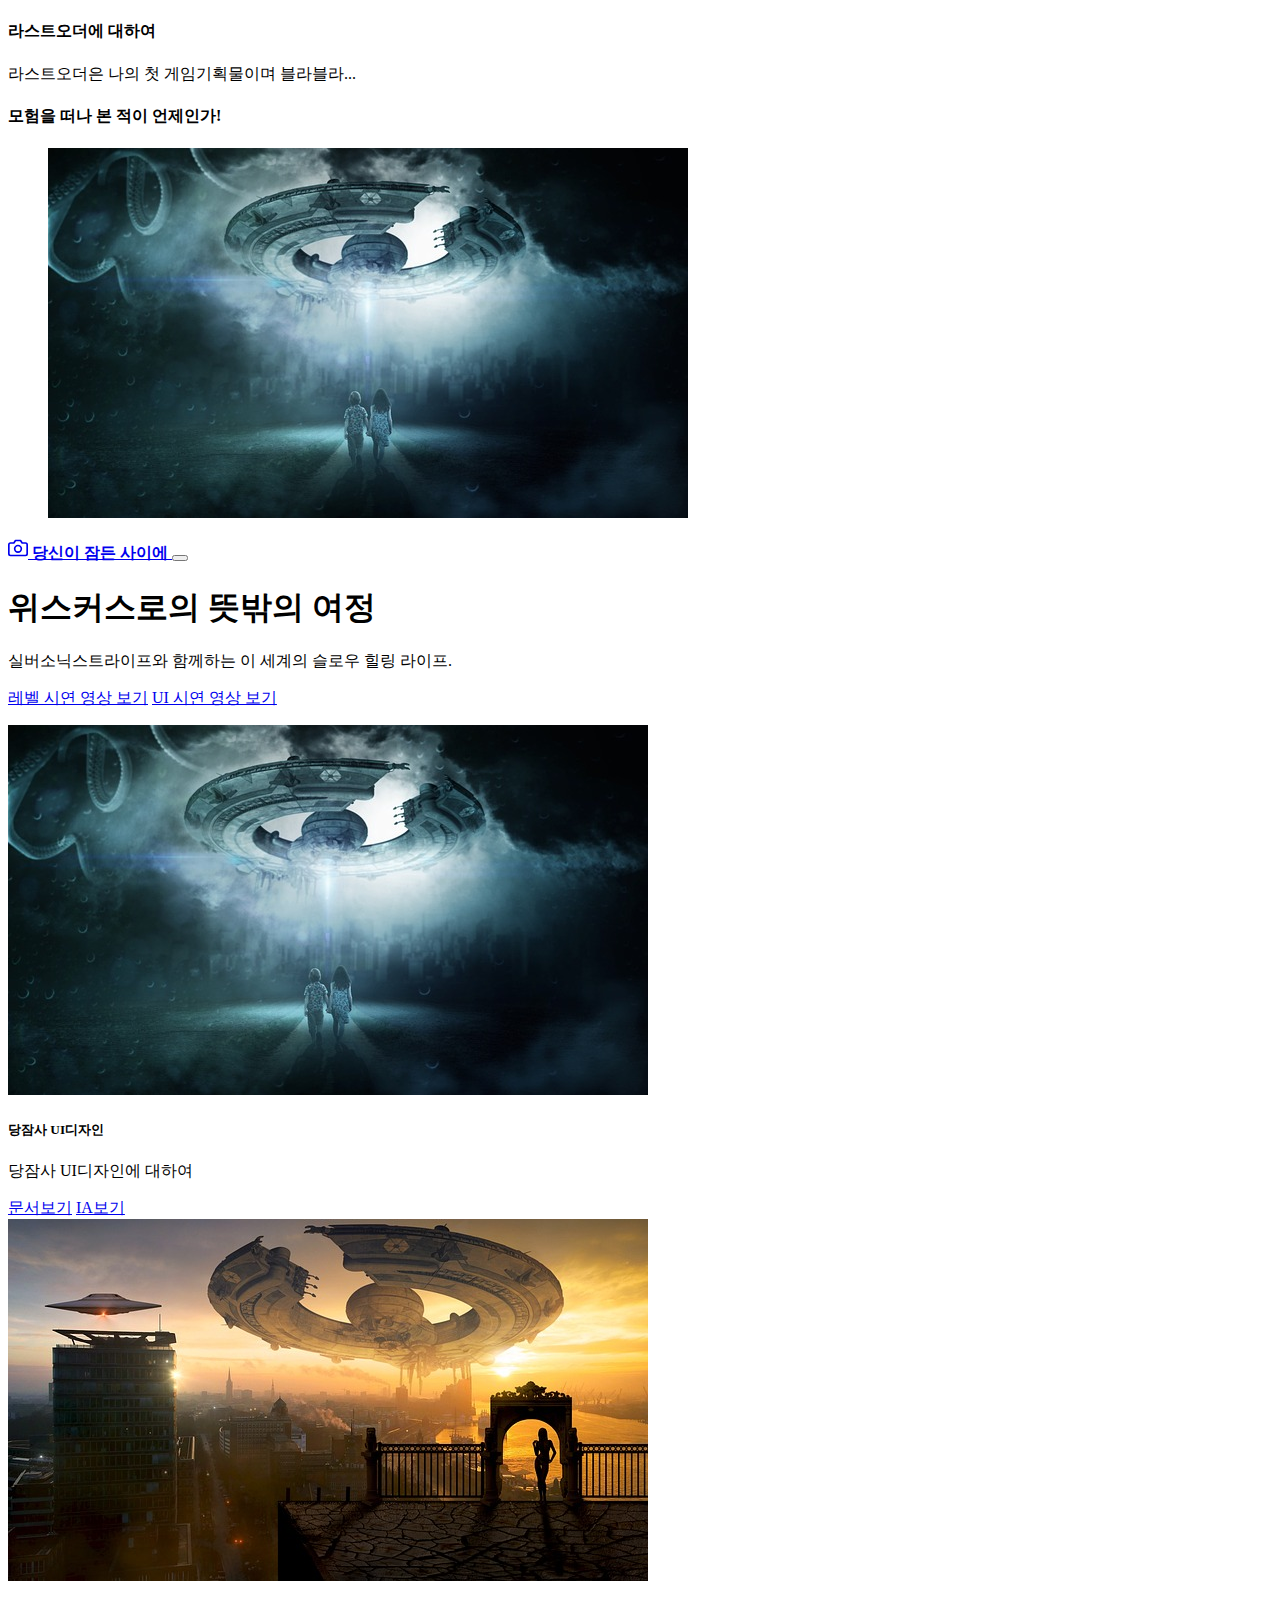
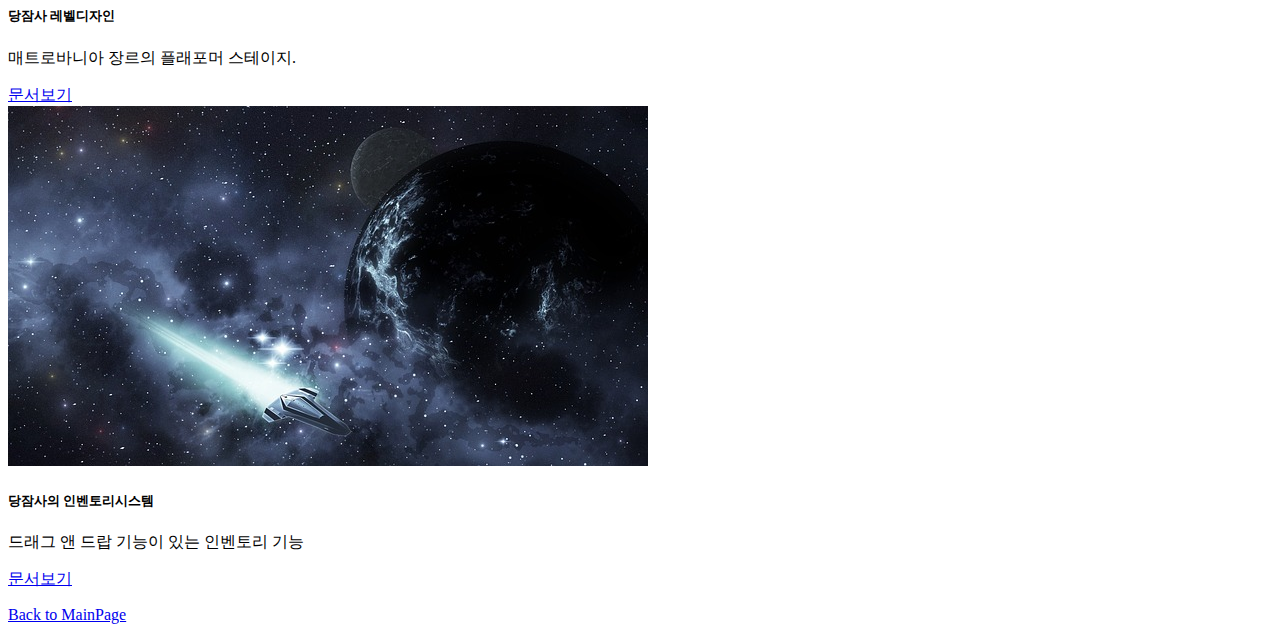
<file: sub02.html>
<!DOCTYPE html>
<html lang="ko">

<head>
  <meta charset="utf-8">
  <meta name="viewport" content="width=device-width, initial-scale=1">
  <meta name="description" content="아나킨의 문서창고">
  <meta name="author" content="YHS">
  <meta name="generator" content="HTML5">
  <title>라스트오더 기획</title>
  <meta property="og:type" content="website" />
  <meta property="og:site_name" content="라스트오더 홈" />
  <meta property="og:title" content="HOME" />
  <meta property="og:description" content="라스트오더의 GDD, UXUI디자인, 레벨디자인 기획서 모음." />
  <meta property="og:image" content="./images/name_seo.png" />
  <!-- 아텐츠주소 대신 자신의 웹페이지 주소로 바꾸세요 -->
  <meta property="og:url" content="https://atentsgamedesignsite19.netlify.app" />
  <meta property="twitter:card" content="summary" />
  <meta property="twitter:site" content="라스트오더의 홈" />
  <meta property="twitter:title" content="HOME" />
  <meta property="twitter:description" content="라스트오더의 GDD, UXUI디자인, 레벨디자인 기획서 모음." />
  <meta property="twitter:image" content="./images/name_seo.png" />
  <!-- 아텐츠주소 대신 자신의 웹페이지 주소로 바꾸세요 -->
  <meta property="twitter:url" content="https://atentsgamedesignsite19.netlify.app" />
  <link rel="icon" href="/favicon.ico" />
  <link rel="canonical" href="https://getbootstrap.com/docs/5.2/examples/album/">

  <!-- CSS only -->
  <link href="https://cdn.jsdelivr.net/npm/bootstrap@5.2.3/dist/css/bootstrap.min.css" rel="stylesheet"
    integrity="sha384-rbsA2VBKQhggwzxH7pPCaAqO46MgnOM80zW1RWuH61DGLwZJEdK2Kadq2F9CUG65" crossorigin="anonymous">
  <!-- JavaScript Bundle with Popper -->
  <script defer src="https://cdn.jsdelivr.net/npm/bootstrap@5.2.3/dist/js/bootstrap.bundle.min.js"
    integrity="sha384-kenU1KFdBIe4zVF0s0G1M5b4hcpxyD9F7jL+jjXkk+Q2h455rYXK/7HAuoJl+0I4" crossorigin="anonymous">
  </script>


  <style>
    .bd-placeholder-img {
      font-size: 1.125rem;
      text-anchor: middle;
      -webkit-user-select: none;
      -moz-user-select: none;
      user-select: none;
    }

    @media (min-width: 768px) {
      .bd-placeholder-img-lg {
        font-size: 3.5rem;
      }
    }

    .b-example-divider {
      height: 3rem;
      background-color: rgba(0, 0, 0, .1);
      border: solid rgba(0, 0, 0, .15);
      border-width: 1px 0;
      box-shadow: inset 0 .5em 1.5em rgba(0, 0, 0, .1), inset 0 .125em .5em rgba(0, 0, 0, .15);
    }

    .b-example-vr {
      flex-shrink: 0;
      width: 1.5rem;
      height: 100vh;
    }

    .bi {
      vertical-align: -.125em;
      fill: currentColor;
    }

    .nav-scroller {
      position: relative;
      z-index: 2;
      height: 2.75rem;
      overflow-y: hidden;
    }

    .nav-scroller .nav {
      display: flex;
      flex-wrap: nowrap;
      padding-bottom: 1rem;
      margin-top: -1px;
      overflow-x: auto;
      text-align: center;
      white-space: nowrap;
      -webkit-overflow-scrolling: touch;
    }
  </style>
</head>

<body>

  <header>
    <div class="collapse bg-success" id="navbarHeader">
      <div class="container">
        <div class="row">
          <div class="col-sm-8 col-md-7 py-4">
            <h4 class="text-white">라스트오더에 대하여</h4>
            <p class="text-muted">라스트오더은 나의 첫 게임기획물이며 블라블라...</p>
          </div>
          <div class="col-sm-4 offset-md-1 py-4">
            <h4 class="text-white">모험을 떠나 본 적이 언제인가!</h4>
            <ul class="list-unstyled">
              <!-- <li><a href="#" class="text-white">010-7777-0000</a></li>
              <li><a href="#" class="text-white">서울시 강남구 역삼동</a></li>
              <li><a href="#" class="text-white">paranaidl@naver.com</a></li> -->
              <img src="/images/spaceship01.jpg" class="card-img-top" alt="우주선1">
            </ul>
          </div>
        </div>
      </div>
    </div>
    <div class="navbar navbar-dark bg-dark shadow-sm">
      <div class="container">
        <a href="#" class="navbar-brand d-flex align-items-center">
          <svg xmlns="http://www.w3.org/2000/svg" width="20" height="20" fill="none" stroke="currentColor"
            stroke-linecap="round" stroke-linejoin="round" stroke-width="2" aria-hidden="true" class="me-2"
            viewBox="0 0 24 24">
            <path d="M23 19a2 2 0 0 1-2 2H3a2 2 0 0 1-2-2V8a2 2 0 0 1 2-2h4l2-3h6l2 3h4a2 2 0 0 1 2 2z" />
            <circle cx="12" cy="13" r="4" /></svg>
          <strong>당신이 잠든 사이에</strong>
        </a>
        <button class="navbar-toggler" type="button" data-bs-toggle="collapse" data-bs-target="#navbarHeader"
          aria-controls="navbarHeader" aria-expanded="false" aria-label="Toggle navigation">
          <span class="navbar-toggler-icon"></span>
        </button>
      </div>
    </div>
  </header>

  <main>
    <section class="py-5 text-center container">
      <div class="row py-lg-5">
        <div class="col-lg-6 col-md-8 mx-auto">
          <h1 class="fw-light">위스커스로의 뜻밖의 여정</h1>
          <p class="lead text-muted">실버소닉스트라이프와 함께하는 이 세계의 슬로우 힐링 라이프.</p>
          <p>
            <a href="https://www.youtube.com/watch?v=O1Uh6Vl08zg" class="btn btn-success my-2">레벨 시연 영상 보기</a>
            <a href="https://www.youtube.com/watch?v=d69GbPPFHk8" class="btn btn-success my-2">UI 시연 영상 보기</a>
          </p>
        </div>
      </div>
    </section>

    <div class="album py-5 bg-success">
      <div class="container">
        <div class="row row-cols-1 row-cols-sm-2 row-cols-md-3 g-3">
          <div class="col">
            <div class="card shadow-sm" width="100%">
              <img src="/images/spaceship01.jpg" class="card-img-top" alt="우주선1">
              <div class="card-body">
                <h5 class="card-title">당잠사 UI디자인</h5>
                <p class="card-text">당잠사 UI디자인에 대하여</p>
                <a href="/pages/page01.html" class="btn btn-dark">문서보기</a>
                <a href="/pages/page01-1.html" class="btn btn-info">IA보기</a>
              </div>
            </div>
          </div>
          <div class="col">
            <div class="card shadow-sm" width="100%">
              <img src="/images/spaceship02.jpg" class="card-img-top" alt="우주선2">
              <div class="card-body">
                <h5 class="card-title">당잠사 레벨디자인</h5>
                <p class="card-text">매트로바니아 장르의 플래포머 스테이지.</p>
                <a href="/pages/page02.html" class="btn btn-dark">문서보기</a>
              </div>
            </div>
          </div>
          <div class="col">
            <div class="card shadow-sm" width="100%">
              <img src="/images/spaceship03.jpg" class="card-img-top" alt="우주선3">
              <div class="card-body">
                <h5 class="card-title">당잠사의 인벤토리시스템</h5>
                <p class="card-text">드래그 앤 드랍 기능이 있는 인벤토리 기능</p>
                <a href="/pages/page03.html" class="btn btn-dark">문서보기</a>
              </div>
            </div>
          </div>
          <!-- <div class="col">
            <div class="card shadow-sm" width="100%">
              <img src="/images/spaceship04.jpg" class="card-img-top" alt="우주선4">
              <div class="card-body">
                <h5 class="card-title">당잠사의 전투시스템</h5>
                <p class="card-text">온라인 필드 베이스 다대다 전투 환경의 전투 디자인</p>
                <a href="/pages/page04.html" class="btn btn-dark">문서보기</a>
              </div>
            </div>
          </div>
          <div class="col">
            <div class="card shadow-sm" width="100%">
              <img src="/images/spaceship05.jpg" class="card-img-top" alt="우주선5">
              <div class="card-body">
                <h5 class="card-title">채팅시스템</h5>
                <p class="card-text">UI디자인 중 채팅에 대한 모든 시스템</p>
                <a href="/pages/page05.html" class="btn btn-dark">문서보기</a>
              </div>
            </div>
          </div>
          <div class="col">
            <div class="card shadow-sm" width="100%">
              <img src="/images/spaceship06.jpg" class="card-img-top" alt="우주선6">
              <div class="card-body">
                <h5 class="card-title">경매장시스템</h5>
                <p class="card-text">게임 내 상품과 재화를 교환하는 공공 거래 시스템을 주관하는 곳의 디자인</p>
                <a href="/pages/page06.html" class="btn btn-dark">문서보기</a>
              </div>
            </div>
          </div> -->
          <!-- <div class="col">
            <div class="card shadow-sm" width="100%">
              <img src="/images/spaceship06.jpg" class="card-img-top" alt="우주선6">
              <div class="card-body">
                <h5 class="card-title">기획서7</h5>
                <p class="card-text">블라블라~ 기획서6의 내용을 간략하게 적으세요.</p>
                <a href="/pages/page06.html" class="btn btn-dark">문서보기</a>
              </div>
            </div>
          </div>
          <div class="col">
            <div class="card shadow-sm" width="100%">
              <img src="/images/spaceship06.jpg" class="card-img-top" alt="우주선6">
              <div class="card-body">
                <h5 class="card-title">기획서8</h5>
                <p class="card-text">블라블라~ 기획서6의 내용을 간략하게 적으세요.</p>
                <a href="/pages/page06.html" class="btn btn-dark">문서보기</a>
              </div>
            </div>
          </div>
          <div class="col">
            <div class="card shadow-sm" width="100%">
              <img src="/images/spaceship06.jpg" class="card-img-top" alt="우주선6">
              <div class="card-body">
                <h5 class="card-title">기획서9</h5>
                <p class="card-text">블라블라~ 기획서6의 내용을 간략하게 적으세요.</p>
                <a href="/pages/page06.html" class="btn btn-dark">문서보기</a>
              </div>
            </div>
          </div> -->

        </div>
      </div>
    </div>

  </main>

  <footer class="text-muted py-5">
    <div class="container">
      <p class="float-end mb-1">
        <a href="/pages/mainpage.html">Back to MainPage</a>
      </p>
      <!-- <p class="mb-1">자신이 공부하는 분야와 기획포지션에 대해서 적으세요.</p>
      <p class="mb-0">자신이 공부한 것을 입증할 수 있는 학교, 학원 등을 링크하세요. <a href="https://atentsgame.com">아텐츠게임아카데미</a> </p> -->
    </div>
  </footer>

</html>
</file>
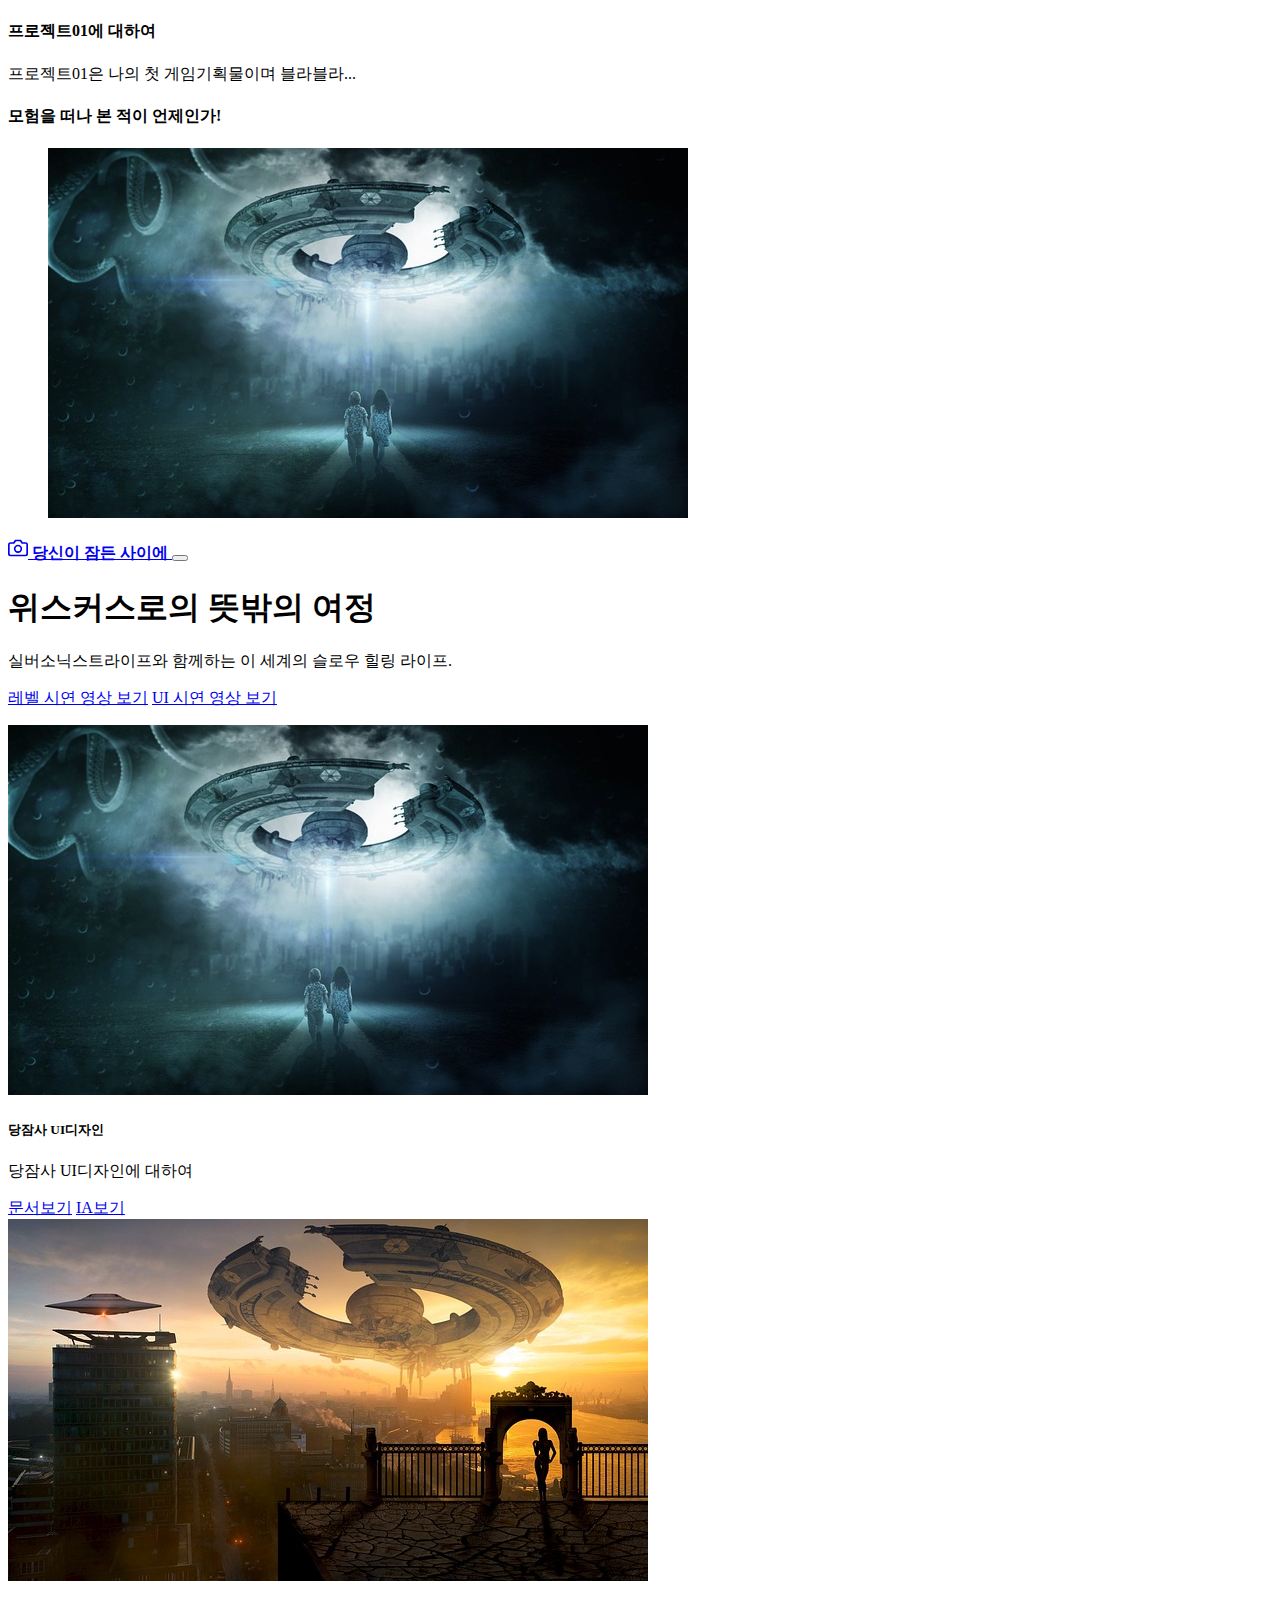
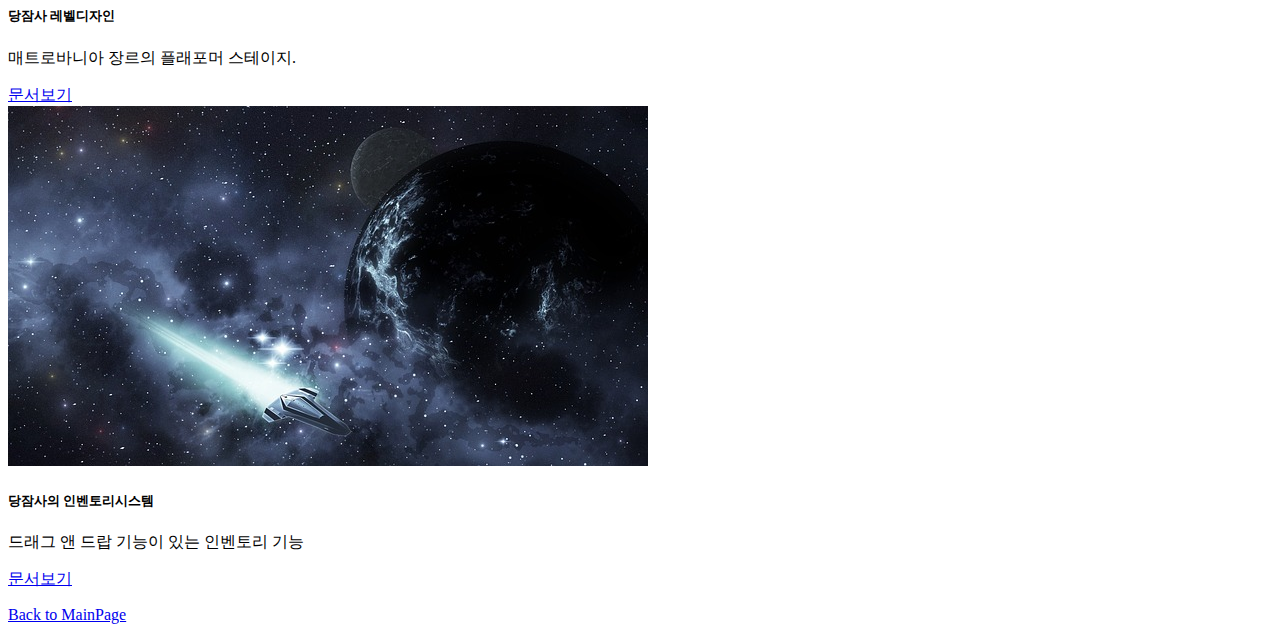
<file: sub03.html>
<!DOCTYPE html>
<html lang="ko">

<head>
  <meta charset="utf-8">
  <meta name="viewport" content="width=device-width, initial-scale=1">
  <meta name="description" content="아나킨의 문서창고">
  <meta name="author" content="YHS">
  <meta name="generator" content="HTML5">
  <title>프로젝트01의 홈</title>
  <meta property="og:type" content="website" />
  <meta property="og:site_name" content="프로젝트01의 홈" />
  <meta property="og:title" content="HOME" />
  <meta property="og:description" content="프로젝트01의 GDD, UXUI디자인, 레벨디자인 기획서 모음." />
  <meta property="og:image" content="./images/name_seo.png" />
  <!-- 아텐츠주소 대신 자신의 웹페이지 주소로 바꾸세요 -->
  <meta property="og:url" content="https://atentsgamedesignsite19.netlify.app" />
  <meta property="twitter:card" content="summary" />
  <meta property="twitter:site" content="프로젝트01의 홈" />
  <meta property="twitter:title" content="HOME" />
  <meta property="twitter:description" content="프로젝트01의 GDD, UXUI디자인, 레벨디자인 기획서 모음." />
  <meta property="twitter:image" content="./images/name_seo.png" />
  <!-- 아텐츠주소 대신 자신의 웹페이지 주소로 바꾸세요 -->
  <meta property="twitter:url" content="https://atentsgamedesignsite19.netlify.app" />
  <link rel="icon" href="/favicon.ico" />
  <link rel="canonical" href="https://getbootstrap.com/docs/5.2/examples/album/">

  <!-- CSS only -->
  <link href="https://cdn.jsdelivr.net/npm/bootstrap@5.2.3/dist/css/bootstrap.min.css" rel="stylesheet"
    integrity="sha384-rbsA2VBKQhggwzxH7pPCaAqO46MgnOM80zW1RWuH61DGLwZJEdK2Kadq2F9CUG65" crossorigin="anonymous">
  <!-- JavaScript Bundle with Popper -->
  <script defer src="https://cdn.jsdelivr.net/npm/bootstrap@5.2.3/dist/js/bootstrap.bundle.min.js"
    integrity="sha384-kenU1KFdBIe4zVF0s0G1M5b4hcpxyD9F7jL+jjXkk+Q2h455rYXK/7HAuoJl+0I4" crossorigin="anonymous">
  </script>


  <style>
    .bd-placeholder-img {
      font-size: 1.125rem;
      text-anchor: middle;
      -webkit-user-select: none;
      -moz-user-select: none;
      user-select: none;
    }

    @media (min-width: 768px) {
      .bd-placeholder-img-lg {
        font-size: 3.5rem;
      }
    }

    .b-example-divider {
      height: 3rem;
      background-color: rgba(0, 0, 0, .1);
      border: solid rgba(0, 0, 0, .15);
      border-width: 1px 0;
      box-shadow: inset 0 .5em 1.5em rgba(0, 0, 0, .1), inset 0 .125em .5em rgba(0, 0, 0, .15);
    }

    .b-example-vr {
      flex-shrink: 0;
      width: 1.5rem;
      height: 100vh;
    }

    .bi {
      vertical-align: -.125em;
      fill: currentColor;
    }

    .nav-scroller {
      position: relative;
      z-index: 2;
      height: 2.75rem;
      overflow-y: hidden;
    }

    .nav-scroller .nav {
      display: flex;
      flex-wrap: nowrap;
      padding-bottom: 1rem;
      margin-top: -1px;
      overflow-x: auto;
      text-align: center;
      white-space: nowrap;
      -webkit-overflow-scrolling: touch;
    }
  </style>
</head>

<body>

  <header>
    <div class="collapse bg-success" id="navbarHeader">
      <div class="container">
        <div class="row">
          <div class="col-sm-8 col-md-7 py-4">
            <h4 class="text-white">프로젝트01에 대하여</h4>
            <p class="text-muted">프로젝트01은 나의 첫 게임기획물이며 블라블라...</p>
          </div>
          <div class="col-sm-4 offset-md-1 py-4">
            <h4 class="text-white">모험을 떠나 본 적이 언제인가!</h4>
            <ul class="list-unstyled">
              <!-- <li><a href="#" class="text-white">010-7777-0000</a></li>
              <li><a href="#" class="text-white">서울시 강남구 역삼동</a></li>
              <li><a href="#" class="text-white">paranaidl@naver.com</a></li> -->
              <img src="/images/spaceship01.jpg" class="card-img-top" alt="우주선1">
            </ul>
          </div>
        </div>
      </div>
    </div>
    <div class="navbar navbar-dark bg-dark shadow-sm">
      <div class="container">
        <a href="#" class="navbar-brand d-flex align-items-center">
          <svg xmlns="http://www.w3.org/2000/svg" width="20" height="20" fill="none" stroke="currentColor"
            stroke-linecap="round" stroke-linejoin="round" stroke-width="2" aria-hidden="true" class="me-2"
            viewBox="0 0 24 24">
            <path d="M23 19a2 2 0 0 1-2 2H3a2 2 0 0 1-2-2V8a2 2 0 0 1 2-2h4l2-3h6l2 3h4a2 2 0 0 1 2 2z" />
            <circle cx="12" cy="13" r="4" /></svg>
          <strong>당신이 잠든 사이에</strong>
        </a>
        <button class="navbar-toggler" type="button" data-bs-toggle="collapse" data-bs-target="#navbarHeader"
          aria-controls="navbarHeader" aria-expanded="false" aria-label="Toggle navigation">
          <span class="navbar-toggler-icon"></span>
        </button>
      </div>
    </div>
  </header>

  <main>
    <section class="py-5 text-center container">
      <div class="row py-lg-5">
        <div class="col-lg-6 col-md-8 mx-auto">
          <h1 class="fw-light">위스커스로의 뜻밖의 여정</h1>
          <p class="lead text-muted">실버소닉스트라이프와 함께하는 이 세계의 슬로우 힐링 라이프.</p>
          <p>
            <a href="https://www.youtube.com/watch?v=O1Uh6Vl08zg" class="btn btn-success my-2">레벨 시연 영상 보기</a>
            <a href="https://www.youtube.com/watch?v=d69GbPPFHk8" class="btn btn-success my-2">UI 시연 영상 보기</a>
          </p>
        </div>
      </div>
    </section>

    <div class="album py-5 bg-success">
      <div class="container">
        <div class="row row-cols-1 row-cols-sm-2 row-cols-md-3 g-3">
          <div class="col">
            <div class="card shadow-sm" width="100%">
              <img src="/images/spaceship01.jpg" class="card-img-top" alt="우주선1">
              <div class="card-body">
                <h5 class="card-title">당잠사 UI디자인</h5>
                <p class="card-text">당잠사 UI디자인에 대하여</p>
                <a href="/pages/page01.html" class="btn btn-dark">문서보기</a>
                <a href="/pages/page01-1.html" class="btn btn-info">IA보기</a>
              </div>
            </div>
          </div>
          <div class="col">
            <div class="card shadow-sm" width="100%">
              <img src="/images/spaceship02.jpg" class="card-img-top" alt="우주선2">
              <div class="card-body">
                <h5 class="card-title">당잠사 레벨디자인</h5>
                <p class="card-text">매트로바니아 장르의 플래포머 스테이지.</p>
                <a href="/pages/page02.html" class="btn btn-dark">문서보기</a>
              </div>
            </div>
          </div>
          <div class="col">
            <div class="card shadow-sm" width="100%">
              <img src="/images/spaceship03.jpg" class="card-img-top" alt="우주선3">
              <div class="card-body">
                <h5 class="card-title">당잠사의 인벤토리시스템</h5>
                <p class="card-text">드래그 앤 드랍 기능이 있는 인벤토리 기능</p>
                <a href="/pages/page03.html" class="btn btn-dark">문서보기</a>
              </div>
            </div>
          </div>
          <!-- <div class="col">
            <div class="card shadow-sm" width="100%">
              <img src="/images/spaceship04.jpg" class="card-img-top" alt="우주선4">
              <div class="card-body">
                <h5 class="card-title">당잠사의 전투시스템</h5>
                <p class="card-text">온라인 필드 베이스 다대다 전투 환경의 전투 디자인</p>
                <a href="/pages/page04.html" class="btn btn-dark">문서보기</a>
              </div>
            </div>
          </div>
          <div class="col">
            <div class="card shadow-sm" width="100%">
              <img src="/images/spaceship05.jpg" class="card-img-top" alt="우주선5">
              <div class="card-body">
                <h5 class="card-title">채팅시스템</h5>
                <p class="card-text">UI디자인 중 채팅에 대한 모든 시스템</p>
                <a href="/pages/page05.html" class="btn btn-dark">문서보기</a>
              </div>
            </div>
          </div>
          <div class="col">
            <div class="card shadow-sm" width="100%">
              <img src="/images/spaceship06.jpg" class="card-img-top" alt="우주선6">
              <div class="card-body">
                <h5 class="card-title">경매장시스템</h5>
                <p class="card-text">게임 내 상품과 재화를 교환하는 공공 거래 시스템을 주관하는 곳의 디자인</p>
                <a href="/pages/page06.html" class="btn btn-dark">문서보기</a>
              </div>
            </div>
          </div> -->
          <!-- <div class="col">
            <div class="card shadow-sm" width="100%">
              <img src="/images/spaceship06.jpg" class="card-img-top" alt="우주선6">
              <div class="card-body">
                <h5 class="card-title">기획서7</h5>
                <p class="card-text">블라블라~ 기획서6의 내용을 간략하게 적으세요.</p>
                <a href="/pages/page06.html" class="btn btn-dark">문서보기</a>
              </div>
            </div>
          </div>
          <div class="col">
            <div class="card shadow-sm" width="100%">
              <img src="/images/spaceship06.jpg" class="card-img-top" alt="우주선6">
              <div class="card-body">
                <h5 class="card-title">기획서8</h5>
                <p class="card-text">블라블라~ 기획서6의 내용을 간략하게 적으세요.</p>
                <a href="/pages/page06.html" class="btn btn-dark">문서보기</a>
              </div>
            </div>
          </div>
          <div class="col">
            <div class="card shadow-sm" width="100%">
              <img src="/images/spaceship06.jpg" class="card-img-top" alt="우주선6">
              <div class="card-body">
                <h5 class="card-title">기획서9</h5>
                <p class="card-text">블라블라~ 기획서6의 내용을 간략하게 적으세요.</p>
                <a href="/pages/page06.html" class="btn btn-dark">문서보기</a>
              </div>
            </div>
          </div> -->

        </div>
      </div>
    </div>

  </main>

  <footer class="text-muted py-5">
    <div class="container">
      <p class="float-end mb-1">
        <a href="/pages/mainpage.html">Back to MainPage</a>
      </p>
      <!-- <p class="mb-1">자신이 공부하는 분야와 기획포지션에 대해서 적으세요.</p>
      <p class="mb-0">자신이 공부한 것을 입증할 수 있는 학교, 학원 등을 링크하세요. <a href="https://atentsgame.com">아텐츠게임아카데미</a> </p> -->
    </div>
  </footer>

</html>
</file>
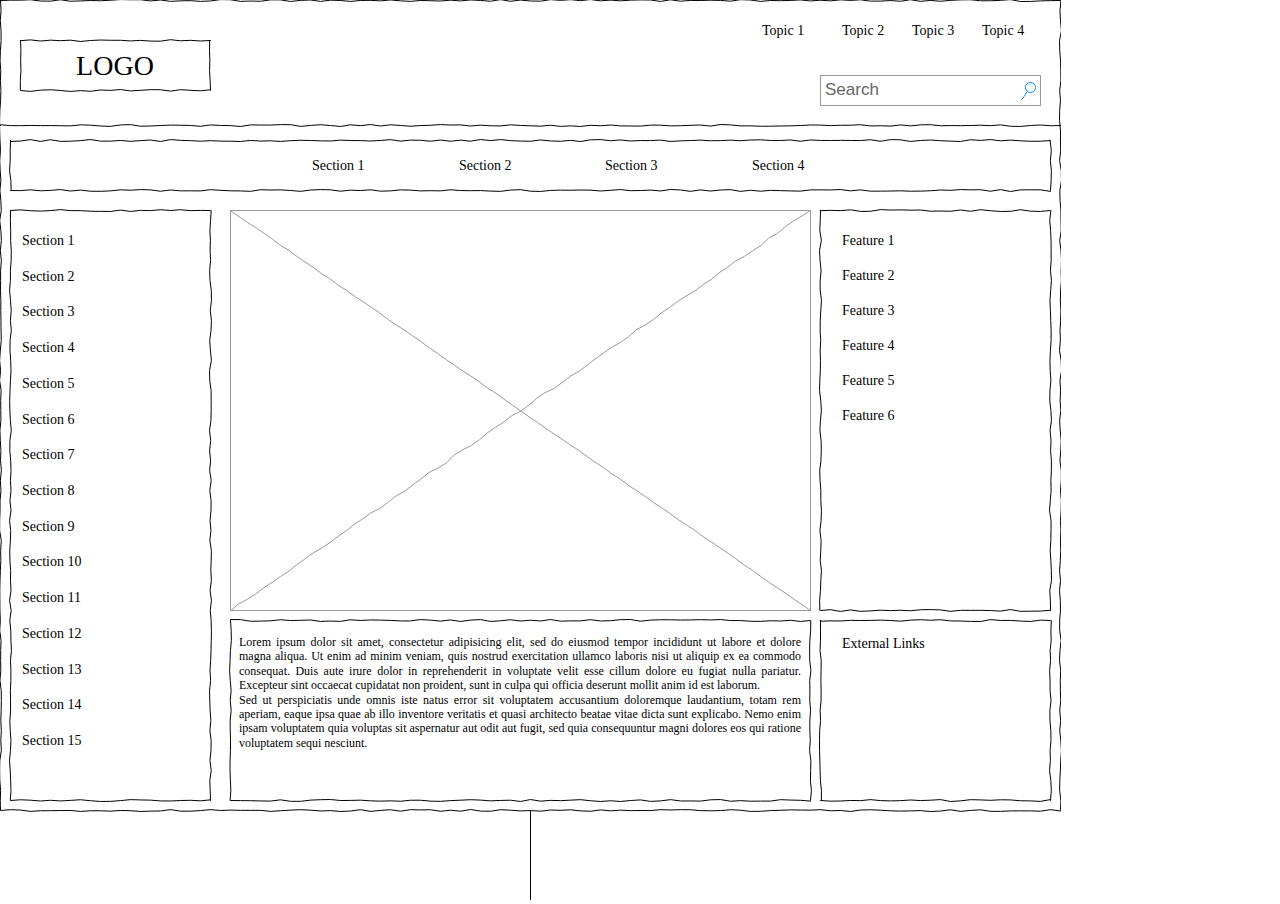
<file: pages/page01-1.html>
<!DOCTYPE html>
<html lang="ko">

<head>
  <meta charset="UTF-8">
  <meta http-equiv="X-UA-Compatible" content="IE=edge">
  <meta name="viewport" content="width=device-width, initial-scale=1.0">
  <title>전체 IA 구조도</title>
  <style>
    #myPDF {
      width: 100%;
      height: 100vh;
    }

    body {
      margin: 0;
      padding: 0;
      overflow: hidden;
    }
  </style>
</head>

<body>

  <body>
    <iframe title="document" id="myPDF" src="/images/UI02.drawio.svg" frameborder="0"></iframe>
  </body>
</body>

</html>
</file>
<file: assets/css/main.css>
/**
* Template Name: MyResume
* Template URL: https://bootstrapmade.com/free-html-bootstrap-template-my-resume/
* Updated: Jun 29 2024 with Bootstrap v5.3.3
* Author: BootstrapMade.com
* License: https://bootstrapmade.com/license/
*/

/*--------------------------------------------------------------
# Font & Color Variables
# Help: https://bootstrapmade.com/color-system/
--------------------------------------------------------------*/
/* Fonts */
:root {
  --default-font: "Roboto",  system-ui, -apple-system, "Segoe UI", Roboto, "Helvetica Neue", Arial, "Noto Sans", "Liberation Sans", sans-serif, "Apple Color Emoji", "Segoe UI Emoji", "Segoe UI Symbol", "Noto Color Emoji";
  --heading-font: "Raleway",  sans-serif;
  --nav-font: "Poppins",  sans-serif;
}

/* Global Colors - The following color variables are used throughout the website. Updating them here will change the color scheme of the entire website */
:root { 
  --background-color: #ffffff; /* Background color for the entire website, including individual sections */
  --default-color: #272829; /* Default color used for the majority of the text content across the entire website */
  --heading-color: #45505b; /* Color for headings, subheadings and title throughout the website */
  --accent-color: #0563bb; /* Accent color that represents your brand on the website. It's used for buttons, links, and other elements that need to stand out */
  --surface-color: #ffffff; /* The surface color is used as a background of boxed elements within sections, such as cards, icon boxes, or other elements that require a visual separation from the global background. */
  --contrast-color: #ffffff; /* Contrast color for text, ensuring readability against backgrounds of accent, heading, or default colors. */
}

/* Nav Menu Colors - The following color variables are used specifically for the navigation menu. They are separate from the global colors to allow for more customization options */
:root {
  --nav-color: #45505b;  /* The default color of the main navmenu links */
  --nav-hover-color: #0563bb; /* Applied to main navmenu links when they are hovered over or active */
  --nav-mobile-background-color: #ffffff; /* Used as the background color for mobile navigation menu */
  --nav-dropdown-background-color: #ffffff; /* Used as the background color for dropdown items that appear when hovering over primary navigation items */
  --nav-dropdown-color: #212529; /* Used for navigation links of the dropdown items in the navigation menu. */
  --nav-dropdown-hover-color: #0563bb; /* Similar to --nav-hover-color, this color is applied to dropdown navigation links when they are hovered over. */
}

/* Color Presets - These classes override global colors when applied to any section or element, providing reuse of the sam color scheme. */

.light-background {
  --background-color: #f9f9f9;
  --surface-color: #ffffff;
}

.dark-background {
  --background-color: #060606;
  --default-color: #ffffff;
  --heading-color: #ffffff;
  --surface-color: #252525;
  --contrast-color: #ffffff;
}

/* Smooth scroll */
:root {
  scroll-behavior: smooth;
}

/*--------------------------------------------------------------
# General Styling & Shared Classes
--------------------------------------------------------------*/
body {
  color: var(--default-color);
  background-color: var(--background-color);
  font-family: var(--default-font);
}

a {
  color: var(--accent-color);
  text-decoration: none;
  transition: 0.3s;
}

a:hover {
  color: color-mix(in srgb, var(--accent-color), transparent 25%);
  text-decoration: none;
}

h1,
h2,
h3,
h4,
h5,
h6 {
  color: var(--heading-color);
  font-family: var(--heading-font);
}

/* PHP Email Form Messages
------------------------------*/
.php-email-form .error-message {
  display: none;
  background: #df1529;
  color: #ffffff;
  text-align: left;
  padding: 15px;
  margin-bottom: 24px;
  font-weight: 600;
}

.php-email-form .sent-message {
  display: none;
  color: #ffffff;
  background: #059652;
  text-align: center;
  padding: 15px;
  margin-bottom: 24px;
  font-weight: 600;
}

.php-email-form .loading {
  display: none;
  background: var(--surface-color);
  text-align: center;
  padding: 15px;
  margin-bottom: 24px;
}

.php-email-form .loading:before {
  content: "";
  display: inline-block;
  border-radius: 50%;
  width: 24px;
  height: 24px;
  margin: 0 10px -6px 0;
  border: 3px solid var(--accent-color);
  border-top-color: var(--surface-color);
  animation: php-email-form-loading 1s linear infinite;
}

@keyframes php-email-form-loading {
  0% {
    transform: rotate(0deg);
  }

  100% {
    transform: rotate(360deg);
  }
}

/*--------------------------------------------------------------
# Global Header
--------------------------------------------------------------*/
.header {
  color: var(--default-color);
  position: fixed;
  top: 0;
  left: 0;
  bottom: 0;
  padding: 0 15px;
  transition: all ease-in-out 0.3s;
  overflow-y: auto;
  z-index: 997;
  min-width: 200px;
}

@media (max-width: 1199px) {
  .header {
    background-color: var(--background-color);
    border-right: 1px solid color-mix(in srgb, var(--default-color), transparent 90%);
    width: 300px;
    left: -100%;
  }
}

@media (min-width: 1200px) and (max-width: 1600px) {
  .header~main {
    margin-left: 160px;
  }

  .header~main .hero {
    margin-left: -160px;
    width: 100vw;
  }
}

.header.header-show {
  left: 0;
}

.header .header-toggle {
  color: var(--contrast-color);
  background-color: var(--accent-color);
  font-size: 22px;
  display: flex;
  align-items: center;
  justify-content: center;
  width: 40px;
  height: 40px;
  border-radius: 50%;
  cursor: pointer;
  position: fixed;
  top: 15px;
  right: 15px;
  z-index: 9999;
  transition: background-color 0.3s;
}

.header .header-toggle:hover {
  color: var(--contrast-color);
  background-color: color-mix(in srgb, var(--accent-color) 90%, white 15%);
}

/*--------------------------------------------------------------
# Navigation Menu
--------------------------------------------------------------*/
.navmenu {
  padding: 0;
  z-index: 9997;
}

.navmenu ul {
  list-style: none;
  padding: 0 0 20px 0;
  margin: 0;
  width: 140px;
}

.navmenu a,
.navmenu a:focus {
  color: var(--nav-color);
  font-family: var(--nav-font);
  display: flex;
  align-items: center;
  padding: 10px 18px;
  margin-bottom: 8px;
  font-size: 15px;
  border-radius: 50px;
  background: color-mix(in srgb, var(--default-color), transparent 92%);
  height: 56px;
  width: 100%;
  overflow: hidden;
  transition: 0.3s;
}

.navmenu a i,
.navmenu a:focus i {
  font-size: 20px;
}

.navmenu a span,
.navmenu a:focus span {
  padding: 0 5px 0 7px;
}

@media (min-width: 992px) {

  .navmenu a,
  .navmenu a:focus {
    max-width: 56px;
  }

  .navmenu a span,
  .navmenu a:focus span {
    display: none;
  }
}

.navmenu a:hover,
.navmenu .active,
.navmenu .active:focus,
.navmenu li:hover>a {
  color: var(--contrast-color);
  background: var(--nav-hover-color);
}

.navmenu a:hover,
.navmenu li:hover>a {
  max-width: 100%;
  color: var(--contrast-color);
}

.navmenu a:hover span,
.navmenu li:hover>a span {
  display: block;
}

/*--------------------------------------------------------------
# Global Footer
--------------------------------------------------------------*/
.footer {
  color: var(--default-color);
  background-color: var(--background-color);
  font-size: 14px;
  text-align: center;
  padding: 30px 0;
  position: relative;
}

.footer h3 {
  font-size: 36px;
  font-weight: 700;
  position: relative;
  padding: 0;
  margin: 0 0 15px 0;
}

.footer p {
  font-size: 15;
  font-style: italic;
  padding: 0;
  margin: 0 0 30px 0;
}

.footer .social-links {
  margin: 0 0 30px 0;
}

.footer .social-links a {
  font-size: 16px;
  display: flex;
  align-items: center;
  justify-content: center;
  background: var(--accent-color);
  color: var(--contrast-color);
  line-height: 1;
  margin: 0 4px;
  border-radius: 50%;
  text-align: center;
  width: 36px;
  height: 36px;
  transition: 0.3s;
}

.footer .social-links a:hover {
  background: color-mix(in srgb, var(--accent-color), transparent 20%);
  text-decoration: none;
}

.footer .copyright {
  padding-top: 25px;
  border-top: 1px solid color-mix(in srgb, var(--default-color), transparent 90%);
}

.footer .credits {
  font-size: 13px;
  padding-top: 5px;
}

/*--------------------------------------------------------------
# Preloader
--------------------------------------------------------------*/
#preloader {
  position: fixed;
  inset: 0;
  z-index: 999999;
  overflow: hidden;
  background: var(--background-color);
  transition: all 0.6s ease-out;
}

#preloader:before {
  content: "";
  position: fixed;
  top: calc(50% - 30px);
  left: calc(50% - 30px);
  border: 6px solid #ffffff;
  border-color: var(--accent-color) transparent var(--accent-color) transparent;
  border-radius: 50%;
  width: 60px;
  height: 60px;
  animation: animate-preloader 1.5s linear infinite;
}

@keyframes animate-preloader {
  0% {
    transform: rotate(0deg);
  }

  100% {
    transform: rotate(360deg);
  }
}

/*--------------------------------------------------------------
# Scroll Top Button
--------------------------------------------------------------*/
.scroll-top {
  position: fixed;
  visibility: hidden;
  opacity: 0;
  right: 15px;
  bottom: -15px;
  z-index: 99999;
  background-color: var(--accent-color);
  width: 44px;
  height: 44px;
  border-radius: 50px;
  transition: all 0.4s;
}

.scroll-top i {
  font-size: 24px;
  color: var(--contrast-color);
  line-height: 0;
}

.scroll-top:hover {
  background-color: color-mix(in srgb, var(--accent-color), transparent 20%);
  color: var(--contrast-color);
}

.scroll-top.active {
  visibility: visible;
  opacity: 1;
  bottom: 15px;
}

/*--------------------------------------------------------------
# Disable aos animation delay on mobile devices
--------------------------------------------------------------*/
@media screen and (max-width: 768px) {
  [data-aos-delay] {
    transition-delay: 0 !important;
  }
}

/*--------------------------------------------------------------
# Global Page Titles & Breadcrumbs
--------------------------------------------------------------*/
.page-title {
  --background-color: color-mix(in srgb, var(--default-color), transparent 96%);
  color: var(--default-color);
  background-color: var(--background-color);
  padding: 20px 0;
  position: relative;
}

.page-title h1 {
  font-size: 28px;
  font-weight: 700;
  margin: 0;
}

.page-title .breadcrumbs ol {
  display: flex;
  flex-wrap: wrap;
  list-style: none;
  padding: 0 0 10px 0;
  margin: 0;
  font-size: 14px;
  font-weight: 400;
}

.page-title .breadcrumbs ol li+li {
  padding-left: 10px;
}

.page-title .breadcrumbs ol li+li::before {
  content: "/";
  display: inline-block;
  padding-right: 10px;
  color: color-mix(in srgb, var(--default-color), transparent 70%);
}

/*--------------------------------------------------------------
# Global Sections
--------------------------------------------------------------*/
section,
.section {
  color: var(--default-color);
  background-color: var(--background-color);
  padding: 60px 0;
  overflow: clip;
}

/*--------------------------------------------------------------
# Global Section Titles
--------------------------------------------------------------*/
.section-title {
  text-align: center;
  padding-bottom: 60px;
  position: relative;
}

.section-title h2 {
  font-size: 32px;
  font-weight: 700;
  margin-bottom: 20px;
  padding-bottom: 20px;
  position: relative;
}

.section-title h2:before {
  content: "";
  position: absolute;
  display: block;
  width: 160px;
  height: 1px;
  background: color-mix(in srgb, var(--default-color), transparent 60%);
  left: 0;
  right: 0;
  bottom: 1px;
  margin: auto;
}

.section-title h2::after {
  content: "";
  position: absolute;
  display: block;
  width: 60px;
  height: 3px;
  background: var(--accent-color);
  left: 0;
  right: 0;
  bottom: 0;
  margin: auto;
}

.section-title p {
  margin-bottom: 0;
}

/*--------------------------------------------------------------
# Hero Section
--------------------------------------------------------------*/
.hero {
  width: 100%;
  min-height: 100vh;
  position: relative;
  padding: 80px 0;
  display: flex;
  align-items: center;
  justify-content: center;
}

.hero img {
  position: absolute;
  inset: 0;
  display: block;
  width: 100%;
  height: 100%;
  object-fit: cover;
  z-index: 1;
}

.hero:before {
  content: "";
  background: color-mix(in srgb, var(--background-color), transparent 30%);
  position: absolute;
  inset: 0;
  z-index: 2;
}

.hero .container {
  position: relative;
  z-index: 3;
}

.hero h2 {
  margin: 0;
  font-size: 64px;
  font-weight: 700;
}

.hero p {
  margin: 5px 0 0 0;
  font-size: 26px;
}

.hero p span {
  letter-spacing: 1px;
  border-bottom: 2px solid var(--accent-color);
}

.hero .social-links {
  margin-top: 25px;
}

.hero .social-links a {
  font-size: 20px;
  display: inline-block;
  color: color-mix(in srgb, var(--default-color), transparent 30%);
  line-height: 1;
  margin-right: 20px;
  transition: 0.3s;
}

.hero .social-links a:hover {
  color: var(--accent-color);
}

@media (max-width: 768px) {
  .hero h2 {
    font-size: 32px;
  }

  .hero p {
    font-size: 20px;
  }
}

/*--------------------------------------------------------------
# About Section
--------------------------------------------------------------*/
.about .content h2 {
  font-weight: 700;
  font-size: 24px;
}

.about .content ul {
  list-style: none;
  padding: 0;
}

.about .content ul li {
  margin-bottom: 20px;
  display: flex;
  align-items: center;
}

.about .content ul strong {
  margin-right: 10px;
}

.about .content ul i {
  font-size: 16px;
  margin-right: 5px;
  color: var(--accent-color);
  line-height: 0;
}

/*--------------------------------------------------------------
# Stats Section
--------------------------------------------------------------*/
.stats i {
  background-color: var(--accent-color);
  color: var(--contrast-color);
  width: 54px;
  height: 54px;
  font-size: 24px;
  border-radius: 50px;
  display: inline-flex;
  align-items: center;
  justify-content: center;
  position: relative;
  z-index: 1;
}

.stats .stats-item {
  margin-top: 10px;
  width: 100%;
  position: relative;
  text-align: center;
  z-index: 0;
}

.stats .stats-item span {
  font-size: 36px;
  display: block;
  font-weight: 700;
  color: color-mix(in srgb, var(--default-color), transparent 20%);
}

.stats .stats-item p {
  padding: 0;
  margin: 0;
  color: color-mix(in srgb, var(--default-color), transparent 50%);
  font-size: 16px;
}

/*--------------------------------------------------------------
# Skills Section
--------------------------------------------------------------*/
.skills .progress {
  height: 60px;
  display: block;
  background: none;
  border-radius: 0;
}

.skills .progress .skill {
  color: var(--heading-color);
  padding: 0;
  margin: 0 0 6px 0;
  text-transform: uppercase;
  display: block;
  font-weight: 600;
  font-family: var(--heading-font);
}

.skills .progress .skill .val {
  float: right;
  font-style: normal;
}

.skills .progress-bar-wrap {
  background: color-mix(in srgb, var(--default-color), transparent 90%);
  height: 10px;
}

.skills .progress-bar {
  width: 1px;
  height: 10px;
  transition: 0.9s;
  background-color: var(--accent-color);
}

/*--------------------------------------------------------------
# Resume Section
--------------------------------------------------------------*/
.resume .resume-title {
  color: var(--heading-color);
  font-size: 26px;
  font-weight: 700;
  margin-top: 20px;
  margin-bottom: 20px;
}

.resume .resume-item {
  padding: 0 0 20px 20px;
  margin-top: -2px;
  border-left: 2px solid var(--accent-color);
  position: relative;
}

.resume .resume-item h4 {
  line-height: 18px;
  font-size: 18px;
  font-weight: 600;
  text-transform: uppercase;
  color: color-mix(in srgb, var(--default-color), transparent 20%);
  margin-bottom: 10px;
}

.resume .resume-item h5 {
  font-size: 16px;
  padding: 5px 15px;
  display: inline-block;
  font-weight: 600;
  margin-bottom: 10px;
}

.resume .resume-item ul {
  padding-left: 20px;
}

.resume .resume-item ul li {
  padding-bottom: 10px;
}

.resume .resume-item:last-child {
  padding-bottom: 0;
}

.resume .resume-item::before {
  content: "";
  position: absolute;
  width: 16px;
  height: 16px;
  border-radius: 50px;
  left: -9px;
  top: 0;
  background: var(--background-color);
  border: 2px solid var(--accent-color);
}

/*--------------------------------------------------------------
# Portfolio Section
--------------------------------------------------------------*/
.portfolio .portfolio-filters {
  padding: 0;
  margin: 0 auto 20px auto;
  list-style: none;
  text-align: center;
}

.portfolio .portfolio-filters li {
  cursor: pointer;
  display: inline-block;
  padding: 8px 20px 10px 20px;
  margin: 0;
  font-size: 15px;
  font-weight: 500;
  line-height: 1;
  margin-bottom: 5px;
  border-radius: 50px;
  transition: all 0.3s ease-in-out;
  font-family: var(--heading-font);
}

.portfolio .portfolio-filters li:hover,
.portfolio .portfolio-filters li.filter-active {
  color: var(--contrast-color);
  background-color: var(--accent-color);
}

.portfolio .portfolio-filters li:first-child {
  margin-left: 0;
}

.portfolio .portfolio-filters li:last-child {
  margin-right: 0;
}

@media (max-width: 575px) {
  .portfolio .portfolio-filters li {
    font-size: 14px;
    margin: 0 0 10px 0;
  }
}

.portfolio .portfolio-item {
  position: relative;
  overflow: hidden;
}

.portfolio .portfolio-item .portfolio-info {
  opacity: 0;
  position: absolute;
  left: 12px;
  right: 12px;
  bottom: -100%;
  z-index: 3;
  transition: all ease-in-out 0.5s;
  background: color-mix(in srgb, var(--background-color), transparent 10%);
  padding: 15px;
}

.portfolio .portfolio-item .portfolio-info h4 {
  font-size: 18px;
  font-weight: 600;
  padding-right: 50px;
}

.portfolio .portfolio-item .portfolio-info p {
  color: color-mix(in srgb, var(--default-color), transparent 30%);
  font-size: 14px;
  margin-bottom: 0;
  padding-right: 50px;
}

.portfolio .portfolio-item .portfolio-info .preview-link,
.portfolio .portfolio-item .portfolio-info .details-link {
  position: absolute;
  right: 50px;
  font-size: 24px;
  top: calc(50% - 14px);
  color: color-mix(in srgb, var(--default-color), transparent 30%);
  transition: 0.3s;
  line-height: 0;
}

.portfolio .portfolio-item .portfolio-info .preview-link:hover,
.portfolio .portfolio-item .portfolio-info .details-link:hover {
  color: var(--accent-color);
}

.portfolio .portfolio-item .portfolio-info .details-link {
  right: 14px;
  font-size: 28px;
}

.portfolio .portfolio-item:hover .portfolio-info {
  opacity: 1;
  bottom: 0;
}

/*--------------------------------------------------------------
# Services Section
--------------------------------------------------------------*/
.services .service-item {
  background-color: var(--surface-color);
  box-shadow: 0px 5px 90px 0px rgba(0, 0, 0, 0.1);
  height: 100%;
  padding: 60px 30px;
  text-align: center;
  transition: 0.3s;
  border-radius: 5px;
}

.services .service-item .icon {
  margin: 0 auto;
  width: 100px;
  height: 100px;
  display: flex;
  align-items: center;
  justify-content: center;
  transition: ease-in-out 0.3s;
  position: relative;
}

.services .service-item .icon i {
  font-size: 36px;
  transition: 0.5s;
  position: relative;
}

.services .service-item .icon svg {
  position: absolute;
  top: 0;
  left: 0;
}

.services .service-item .icon svg path {
  transition: 0.5s;
  fill: color-mix(in srgb, var(--default-color), transparent 95%);
}

.services .service-item h3 {
  font-weight: 700;
  margin: 10px 0 15px 0;
  font-size: 22px;
}

.services .service-item p {
  line-height: 24px;
  font-size: 14px;
  margin-bottom: 0;
}

.services .service-item:hover {
  box-shadow: 0px 5px 35px 0px rgba(0, 0, 0, 0.1);
}

.services .service-item.item-cyan i {
  color: #0dcaf0;
}

.services .service-item.item-cyan:hover .icon i {
  color: #fff;
}

.services .service-item.item-cyan:hover .icon path {
  fill: #0dcaf0;
}

.services .service-item.item-orange i {
  color: #fd7e14;
}

.services .service-item.item-orange:hover .icon i {
  color: #fff;
}

.services .service-item.item-orange:hover .icon path {
  fill: #fd7e14;
}

.services .service-item.item-teal i {
  color: #20c997;
}

.services .service-item.item-teal:hover .icon i {
  color: #fff;
}

.services .service-item.item-teal:hover .icon path {
  fill: #20c997;
}

.services .service-item.item-red i {
  color: #df1529;
}

.services .service-item.item-red:hover .icon i {
  color: #fff;
}

.services .service-item.item-red:hover .icon path {
  fill: #df1529;
}

.services .service-item.item-indigo i {
  color: #6610f2;
}

.services .service-item.item-indigo:hover .icon i {
  color: #fff;
}

.services .service-item.item-indigo:hover .icon path {
  fill: #6610f2;
}

.services .service-item.item-pink i {
  color: #f3268c;
}

.services .service-item.item-pink:hover .icon i {
  color: #fff;
}

.services .service-item.item-pink:hover .icon path {
  fill: #f3268c;
}

/*--------------------------------------------------------------
# Testimonials Section
--------------------------------------------------------------*/
.testimonials .testimonials-carousel,
.testimonials .testimonials-slider {
  overflow: hidden;
}

.testimonials .testimonial-item .testimonial-content {
  border-left: 3px solid var(--accent-color);
  padding-left: 30px;
}

.testimonials .testimonial-item .testimonial-img {
  border-radius: 50%;
  border: 4px solid var(--background-color);
  margin: 0 auto;
}

.testimonials .testimonial-item h3 {
  font-size: 20px;
  font-weight: bold;
  margin: 10px 0 5px 0;
}

.testimonials .testimonial-item h4 {
  font-size: 14px;
  color: color-mix(in srgb, var(--default-color), transparent 40%);
  margin: 0 0 10px 0;
}

.testimonials .testimonial-item .stars i {
  color: #ffc107;
  margin: 0 1px;
}

.testimonials .testimonial-item .quote-icon-left,
.testimonials .testimonial-item .quote-icon-right {
  color: color-mix(in srgb, var(--accent-color), transparent 50%);
  font-size: 26px;
  line-height: 0;
}

.testimonials .testimonial-item .quote-icon-left {
  display: inline-block;
  left: -5px;
  position: relative;
}

.testimonials .testimonial-item .quote-icon-right {
  display: inline-block;
  right: -5px;
  position: relative;
  top: 10px;
  transform: scale(-1, -1);
}

.testimonials .testimonial-item p {
  font-style: italic;
}

.testimonials .swiper-wrapper {
  height: auto;
}

.testimonials .swiper-pagination {
  margin-top: 30px;
  position: relative;
}

.testimonials .swiper-pagination .swiper-pagination-bullet {
  width: 12px;
  height: 12px;
  background-color: color-mix(in srgb, var(--default-color), transparent 85%);
  opacity: 1;
}

.testimonials .swiper-pagination .swiper-pagination-bullet-active {
  background-color: var(--accent-color);
}

/*--------------------------------------------------------------
# Contact Section
--------------------------------------------------------------*/
.contact .info-item+.info-item {
  margin-top: 40px;
}

.contact .info-item i {
  color: var(--accent-color);
  background: color-mix(in srgb, var(--accent-color), transparent 92%);
  font-size: 20px;
  width: 44px;
  height: 44px;
  display: flex;
  justify-content: center;
  align-items: center;
  border-radius: 50px;
  transition: all 0.3s ease-in-out;
  margin-right: 15px;
}

.contact .info-item h3 {
  padding: 0;
  font-size: 18px;
  font-weight: 700;
  margin-bottom: 5px;
}

.contact .info-item p {
  padding: 0;
  margin-bottom: 0;
  font-size: 14px;
}

.contact .info-item:hover i {
  background: var(--accent-color);
  color: var(--contrast-color);
}

.contact .php-email-form {
  height: 100%;
}

.contact .php-email-form input[type=text],
.contact .php-email-form input[type=email],
.contact .php-email-form textarea {
  font-size: 14px;
  padding: 10px 15px;
  box-shadow: none;
  border-radius: 0;
  color: var(--default-color);
  background-color: color-mix(in srgb, var(--background-color), transparent 50%);
  border-color: color-mix(in srgb, var(--default-color), transparent 80%);
}

.contact .php-email-form input[type=text]:focus,
.contact .php-email-form input[type=email]:focus,
.contact .php-email-form textarea:focus {
  border-color: var(--accent-color);
}

.contact .php-email-form input[type=text]::placeholder,
.contact .php-email-form input[type=email]::placeholder,
.contact .php-email-form textarea::placeholder {
  color: color-mix(in srgb, var(--default-color), transparent 70%);
}

.contact .php-email-form button[type=submit] {
  color: var(--contrast-color);
  background: var(--accent-color);
  border: 0;
  padding: 10px 30px;
  transition: 0.4s;
  border-radius: 50px;
}

.contact .php-email-form button[type=submit]:hover {
  background: color-mix(in srgb, var(--accent-color), transparent 25%);
}

/*--------------------------------------------------------------
# Portfolio Details Section
--------------------------------------------------------------*/
.portfolio-details .portfolio-details-slider img {
  width: 100%;
}

.portfolio-details .swiper-wrapper {
  height: auto;
}

.portfolio-details .swiper-button-prev,
.portfolio-details .swiper-button-next {
  width: 48px;
  height: 48px;
}

.portfolio-details .swiper-button-prev:after,
.portfolio-details .swiper-button-next:after {
  color: rgba(255, 255, 255, 0.8);
  background-color: rgba(0, 0, 0, 0.15);
  font-size: 24px;
  border-radius: 50%;
  width: 48px;
  height: 48px;
  display: flex;
  align-items: center;
  justify-content: center;
  transition: 0.3s;
}

.portfolio-details .swiper-button-prev:hover:after,
.portfolio-details .swiper-button-next:hover:after {
  background-color: rgba(0, 0, 0, 0.3);
}

@media (max-width: 575px) {

  .portfolio-details .swiper-button-prev,
  .portfolio-details .swiper-button-next {
    display: none;
  }
}

.portfolio-details .swiper-pagination {
  margin-top: 20px;
  position: relative;
}

.portfolio-details .swiper-pagination .swiper-pagination-bullet {
  width: 10px;
  height: 10px;
  background-color: color-mix(in srgb, var(--default-color), transparent 85%);
  opacity: 1;
}

.portfolio-details .swiper-pagination .swiper-pagination-bullet-active {
  background-color: var(--accent-color);
}

.portfolio-details .portfolio-info h3 {
  font-size: 22px;
  font-weight: 700;
  margin-bottom: 20px;
  padding-bottom: 20px;
  position: relative;
}

.portfolio-details .portfolio-info h3:after {
  content: "";
  position: absolute;
  display: block;
  width: 50px;
  height: 3px;
  background: var(--accent-color);
  left: 0;
  bottom: 0;
}

.portfolio-details .portfolio-info ul {
  list-style: none;
  padding: 0;
  font-size: 15px;
}

.portfolio-details .portfolio-info ul li {
  display: flex;
  flex-direction: column;
  padding-bottom: 15px;
}

.portfolio-details .portfolio-info ul strong {
  text-transform: uppercase;
  font-weight: 400;
  color: color-mix(in srgb, var(--default-color), transparent 50%);
  font-size: 14px;
}

.portfolio-details .portfolio-info .btn-visit {
  padding: 8px 40px;
  background: var(--accent-color);
  color: var(--contrast-color);
  border-radius: 50px;
  transition: 0.3s;
}

.portfolio-details .portfolio-info .btn-visit:hover {
  background: color-mix(in srgb, var(--accent-color), transparent 20%);
}

.portfolio-details .portfolio-description h2 {
  font-size: 26px;
  font-weight: 700;
  margin-bottom: 20px;
}

.portfolio-details .portfolio-description p {
  padding: 0;
}

.portfolio-details .portfolio-description .testimonial-item {
  padding: 30px 30px 0 30px;
  position: relative;
  background: color-mix(in srgb, var(--default-color), transparent 97%);
  margin-bottom: 50px;
}

.portfolio-details .portfolio-description .testimonial-item .testimonial-img {
  width: 90px;
  border-radius: 50px;
  border: 6px solid var(--background-color);
  float: left;
  margin: 0 10px 0 0;
}

.portfolio-details .portfolio-description .testimonial-item h3 {
  font-size: 18px;
  font-weight: bold;
  margin: 15px 0 5px 0;
  padding-top: 20px;
}

.portfolio-details .portfolio-description .testimonial-item h4 {
  font-size: 14px;
  color: #6c757d;
  margin: 0;
}

.portfolio-details .portfolio-description .testimonial-item .quote-icon-left,
.portfolio-details .portfolio-description .testimonial-item .quote-icon-right {
  color: color-mix(in srgb, var(--accent-color), transparent 50%);
  font-size: 26px;
  line-height: 0;
}

.portfolio-details .portfolio-description .testimonial-item .quote-icon-left {
  display: inline-block;
  left: -5px;
  position: relative;
}

.portfolio-details .portfolio-description .testimonial-item .quote-icon-right {
  display: inline-block;
  right: -5px;
  position: relative;
  top: 10px;
  transform: scale(-1, -1);
}

.portfolio-details .portfolio-description .testimonial-item p {
  font-style: italic;
  margin: 0 0 15px 0 0 0;
  padding: 0;
}

/*--------------------------------------------------------------
# Service Details Section
--------------------------------------------------------------*/
.service-details .service-box {
  padding: 20px;
  box-shadow: 0px 2px 20px rgba(0, 0, 0, 0.1);
}

.service-details .service-box+.service-box {
  margin-top: 30px;
}

.service-details .service-box h4 {
  font-size: 20px;
  font-weight: 700;
  border-bottom: 2px solid color-mix(in srgb, var(--default-color), transparent 92%);
  padding-bottom: 15px;
  margin-bottom: 15px;
}

.service-details .services-list a {
  color: color-mix(in srgb, var(--default-color), transparent 20%);
  background-color: color-mix(in srgb, var(--default-color), transparent 96%);
  display: flex;
  align-items: center;
  padding: 12px 15px;
  margin-top: 15px;
  transition: 0.3s;
}

.service-details .services-list a:first-child {
  margin-top: 0;
}

.service-details .services-list a i {
  font-size: 16px;
  margin-right: 8px;
  color: var(--accent-color);
}

.service-details .services-list a.active {
  color: var(--contrast-color);
  background-color: var(--accent-color);
}

.service-details .services-list a.active i {
  color: var(--contrast-color);
}

.service-details .services-list a:hover {
  background-color: color-mix(in srgb, var(--accent-color), transparent 95%);
  color: var(--accent-color);
}

.service-details .download-catalog a {
  color: var(--default-color);
  display: flex;
  align-items: center;
  padding: 10px 0;
  transition: 0.3s;
  border-top: 1px solid color-mix(in srgb, var(--default-color), transparent 90%);
}

.service-details .download-catalog a:first-child {
  border-top: 0;
  padding-top: 0;
}

.service-details .download-catalog a:last-child {
  padding-bottom: 0;
}

.service-details .download-catalog a i {
  font-size: 24px;
  margin-right: 8px;
  color: var(--accent-color);
}

.service-details .download-catalog a:hover {
  color: var(--accent-color);
}

.service-details .help-box {
  background-color: var(--accent-color);
  color: var(--contrast-color);
  margin-top: 30px;
  padding: 30px 15px;
}

.service-details .help-box .help-icon {
  font-size: 48px;
}

.service-details .help-box h4,
.service-details .help-box a {
  color: var(--contrast-color);
}

.service-details .services-img {
  margin-bottom: 20px;
}

.service-details h3 {
  font-size: 26px;
  font-weight: 700;
}

.service-details p {
  font-size: 15px;
}

.service-details ul {
  list-style: none;
  padding: 0;
  font-size: 15px;
}

.service-details ul li {
  padding: 5px 0;
  display: flex;
  align-items: center;
}

.service-details ul i {
  font-size: 20px;
  margin-right: 8px;
  color: var(--accent-color);
}

/*--------------------------------------------------------------
# Starter Section Section
--------------------------------------------------------------*/
.starter-section {
  /* Add your styles here */
}
</file>
